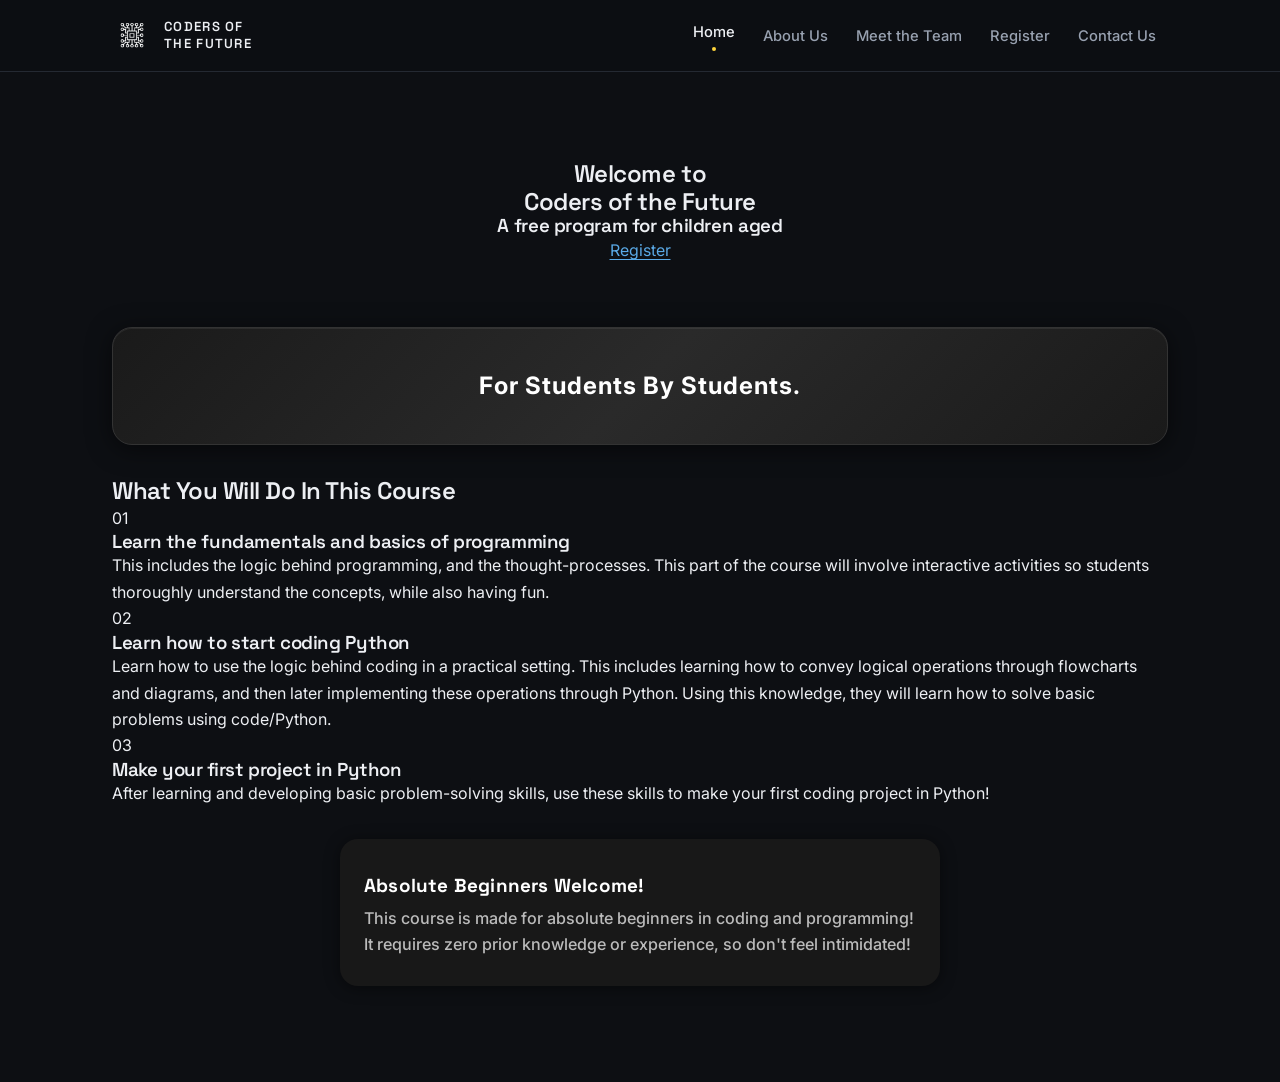
<file: index.html>
<!DOCTYPE html>
<html lang="en">
<head>
    <meta charset="UTF-8">
    <meta name="viewport" content="width=device-width, initial-scale=1.0">
    <title>Coders of the Future</title>
    <link rel="icon" type="image/png" href="favicon.png?v=2">
    <link rel="shortcut icon" type="image/png" href="favicon.png?v=2">
    <link rel="stylesheet" href="style.css">
    <style>
/* Test*/
.logo-link {
    display: inline-block;
}
.logo-img {
    transition: transform 0.3s cubic-bezier(.4,2,.6,1), box-shadow 0.2s;
    will-change: transform;
}
.logo-img:hover {
    transform: scale(1.12) rotate(-8deg);
    box-shadow: 0 4px 24px #e6e7e988;
    cursor: pointer;
}
.logo-img:active {
    transform: scale(0.96) rotate(-2deg);
}
.logo-img:not(:hover) {
    transform: none;
    box-shadow: none;
}
.course-highlight {
    margin: 32px auto 0 auto;
    max-width: 600px;
    background: linear-gradient(120deg, #232323 60%, #2c2c2c 100%);
    border: 2px solid #e6e7e9cc;
    border-radius: 20px;
    box-shadow: 0 4px 32px #000a, 0 1.5px 0 #fff2 inset;
    display: flex;
    align-items: flex-start;
    gap: 18px;
    padding: 32px 28px 28px 28px;
    position: relative;
    z-index: 2;
    animation: fadeInHighlight 1.1s cubic-bezier(.4,2,.6,1);
}
.highlight-icon {
    font-size: 2.2rem;
    color: #e6e7e9;
    margin-right: 10px;
    margin-top: 2px;
    filter: drop-shadow(0 0 8px #fff8);
    flex-shrink: 0;
}
.course-highlight h3 {
    margin: 0 0 10px 0;
    font-size: 1.3rem;
    font-weight: 800;
    color: #fff;
    letter-spacing: 0.5px;
}
.course-highlight p {
    margin: 0;
    color: #bbb;
    font-size: 1.08rem;
    font-weight: 500;
}
@keyframes fadeInHighlight {
    from { opacity: 0; transform: translateY(30px) scale(0.98); }
    to { opacity: 1; transform: none; }
}
@media (max-width: 700px) {
    .course-highlight {
        padding: 18px 8px 18px 8px;
        gap: 10px;
    }
    .highlight-icon {
        font-size: 1.5rem;
    }
    .course-highlight h3 {
        font-size: 1.05rem;
    }
    .course-highlight p {
        font-size: 0.98rem;
    }
}
.course-highlight-alt {
    margin: 32px auto 0 auto;
    max-width: 600px;
    background: #181818;
    border-radius: 18px;
    box-shadow: 0 2px 16px #0007;
    padding: 36px 24px 28px 24px;
    text-align: left;
    display: block;
    animation: fadeInHighlight 1.1s cubic-bezier(.4,2,.6,1);
    transition: box-shadow 0.2s, transform 0.15s;
}
.course-highlight-alt:hover {
    box-shadow: 0 6px 32px #000b;
    transform: translateY(-2px) scale(1.03);
}
.course-highlight-alt:not(:hover) {
    box-shadow: 0 2px 16px #0007;
    transform: none;
}
.course-highlight-alt h3 {
    margin: 0 0 10px 0;
    font-size: 1.18rem;
    font-weight: 700;
    color: #fff;
    letter-spacing: 0.2px;
}
.course-highlight-alt p {
    margin: 0;
    color: #bbb;
    font-size: 1.01rem;
    font-weight: 500;
    line-height: 1.6;
}
@media (max-width: 700px) {
    .course-highlight-alt {
        padding: 24px 10px 18px 10px;
    }
    .course-highlight-alt h3 {
        font-size: 1.05rem;
    }
    .course-highlight-alt p {
        font-size: 0.98rem;
    }
}
.fade-in-highlight {
    animation: fadeInHighlight 1.1s cubic-bezier(.4,2,.6,1);
}
.features-section {
    display: flex;
    justify-content: center;
    align-items: center;
    gap: 32px;
    margin: 64px 0 32px 0;
    flex-wrap: wrap;
}
.feature-card {
    background: linear-gradient(135deg, #1a1a1a 0%, #2a2a2a 50%, #1a1a1a 100%);
    color: #fff;
    font-size: 2rem;
    font-weight: 800;
    border-radius: 20px;
    border: 1px solid #333;
    box-shadow: 0 4px 24px #0008, 0 1px 0 #fff1 inset;
    padding: 38px 44px;
    text-align: center;
    min-width: 120px;
    transition: all 0.3s cubic-bezier(0.4, 0, 0.2, 1);
    letter-spacing: 1px;
    cursor: default;
    user-select: none;
    position: relative;
    overflow: hidden;
}
.feature-card::before {
    content: '';
    position: absolute;
    top: 0;
    left: -100%;
    width: 100%;
    height: 100%;
    background: linear-gradient(90deg, transparent, rgba(255,255,255,0.1), transparent);
    transition: left 0.5s;
}
.feature-card:hover::before {
    left: 100%;
}
.feature-card:hover {
    box-shadow: 0 8px 40px #000c, 0 2px 0 #fff2 inset;
    background: linear-gradient(135deg, #2a2a2a 0%, #3a3a3a 50%, #2a2a2a 100%);
    transform: translateY(-4px) scale(1.05);
    border-color: #444;
}
.feature-desc {
    font-size: 1rem;
    color: #bbb;
    font-weight: 400;
    margin-top: 10px;
    letter-spacing: 0.2px;
}
@media (max-width: 700px) {
    .features-section {
        gap: 14px;
    }
    .feature-card {
        font-size: 1.2rem;
        padding: 18px 18px;
        min-width: 80px;
    }
    .feature-desc {
        font-size: 0.92rem;
    }
}
</style>
</head>
<body>
    <header class="main-header">
        <div class="logo-nav">
            <div class="logo">
                <a href="index.html" class="logo-link"><img src="logo.png" alt="Logo" width="56" height="56" style="display:block;" class="logo-img" /></a>
                <span class="logo-text">CODERS OF<br>THE FUTURE</span>
            </div>
            <nav>
                <ul class="nav-list">
                    <li><a href="index.html" class="active">Home</a></li>
                    <li><a href="about.html">About Us</a></li>
                    <li><a href="meet the team.html">Meet the Team</a></li>
                    <li><a href="register.html">Register</a></li>
                    <li><a href="contact.html">Contact Us</a></li>
                </ul>
            </nav>
            <button class="mobile-menu-toggle" aria-label="Toggle mobile menu">
                <span></span>
                <span></span>
                <span></span>
            </button>
        </div>
    </header>
    
    <!-- Mobile Navigation Menu -->
    <div class="mobile-nav">
        <ul class="mobile-nav-list">
            <li><a href="index.html" class="active">Home</a></li>
            <li><a href="about.html">About Us</a></li>
            <li><a href="meet the team.html">Meet the Team</a></li>
            <li><a href="register.html">Register</a></li>
            <li><a href="contact.html">Contact Us</a></li>
        </ul>
    </div>
    <main class="main-content">
        <section class="hero-section">
            <div class="hero-text" style="text-align:center; margin: 0 auto;">
                <h1>Welcome to<br>Coders of the Future</h1>
                <h3 class="for-students" id="typewriter-text"></h3>
                <a href="register.html" class="register-btn" id="register-btn">Register</a>
            </div>
        </section>
        <section class="features-section">
            <div class="feature-card" style="width:100%;text-align:center;font-size:1.5rem;font-weight:700;letter-spacing:1px;">For Students By Students.</div>
        </section>
        <section class="course-section">
            <h2 class="course-title">What You Will Do In This Course</h2>
            <div class="course-steps">
                <div class="course-step fade-in-highlight">
                    <span class="step-number step1">01</span>
                    <h3>Learn the fundamentals and basics of programming</h3>
                    <p>This includes the logic behind programming, and the thought-processes. This part of the course will involve interactive activities so students thoroughly understand the concepts, while also having fun.</p>
                </div>
                <div class="course-step fade-in-highlight">
                    <span class="step-number step2">02</span>
                    <h3>Learn how to start coding Python</h3>
                    <p>Learn how to use the logic behind coding in a practical setting. This includes learning how to convey logical operations through flowcharts and diagrams, and then later implementing these operations through Python. Using this knowledge, they will learn how to solve basic problems using code/Python.</p>
                </div>
                <div class="course-step fade-in-highlight">
                    <span class="step-number step3">03</span>
                    <h3>Make your first project in Python</h3>
                    <p>After learning and developing basic problem-solving skills, use these skills to make your first coding project in Python!</p>
                </div>
            </div>
            <div class="course-highlight-alt fade-in-highlight">
                <h3>Absolute Beginners Welcome!</h3>
                <p>This course is made for absolute beginners in coding and programming! It requires zero prior knowledge or experience, so don't feel intimidated!</p>
            </div>
        </section>
    </main>
    <!-- Footer will be loaded dynamically -->
    <script src="script.js"></script>
</body>
</html>
</file>
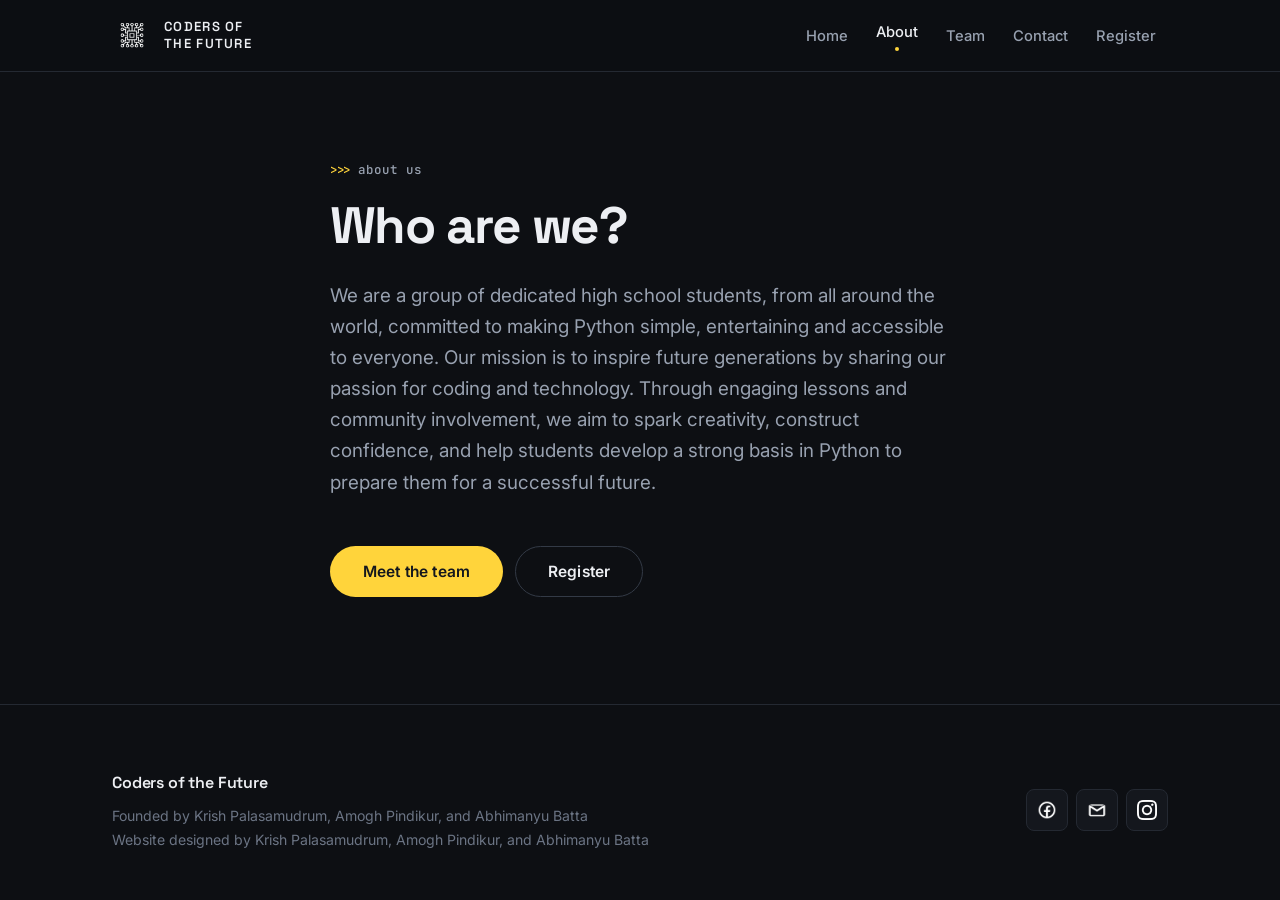
<file: about.html>
<!DOCTYPE html>
<html lang="en">
<head>
    <meta charset="UTF-8">
    <meta name="viewport" content="width=device-width, initial-scale=1.0">
    <title>About Us - Coders of the Future</title>
    <meta name="description" content="Who we are: high school students making Python simple, entertaining and accessible to everyone.">
    <link rel="icon" type="image/png" href="favicon.png?v=2">
    <link rel="shortcut icon" type="image/png" href="favicon.png?v=2">
    <link rel="stylesheet" href="style.css?v=5">
</head>
<body>
    <header class="main-header">
        <div class="logo-nav">
            <a href="/home" class="logo">
                <img src="logo.png" alt="" width="40" height="40" class="logo-img">
                <span class="logo-text">Coders of<br>the Future</span>
            </a>
            <nav aria-label="Main">
                <ul class="nav-list">
                    <li><a href="/home">Home</a></li>
                    <li><a href="/about" class="active" aria-current="page">About</a></li>
                    <li><a href="/meettheteam">Team</a></li>
                    <li><a href="/contact">Contact</a></li>
                    <li><a href="/register">Register</a></li>
                </ul>
            </nav>
            <button class="mobile-menu-toggle" aria-label="Open menu" aria-expanded="false" aria-controls="mobile-nav">
                <span></span>
                <span></span>
                <span></span>
            </button>
        </div>
    </header>

    <div class="mobile-nav" id="mobile-nav">
        <ul class="mobile-nav-list">
            <li><a href="/home">Home</a></li>
            <li><a href="/about" class="active" aria-current="page">About</a></li>
            <li><a href="/meettheteam">Team</a></li>
            <li><a href="/contact">Contact</a></li>
            <li><a href="/register">Register</a></li>
        </ul>
    </div>

    <main class="main-content page-content">
        <section class="about-center">
            <p class="eyebrow">about us</p>
            <h1 class="about-title">Who are we?</h1>
            <p class="about-desc">
                We are a group of dedicated high school students, from all around the world, committed to making Python simple, entertaining and accessible to everyone. Our mission is to inspire future generations by sharing our passion for coding and technology. Through engaging lessons and community involvement, we aim to spark creativity, construct confidence, and help students develop a strong basis in Python to prepare them for a successful future.
            </p>
            <div class="btn-row">
                <a href="/meettheteam" class="btn btn--primary">Meet the team</a>
                <a href="/register" class="btn btn--ghost">Register</a>
            </div>
        </section>
    </main>


    <footer class="site-footer">
        <div class="footer-content">
            <div class="footer-text">
                <strong>Coders of the Future</strong>
                Founded by Krish Palasamudrum, Amogh Pindikur, and Abhimanyu Batta<br>
                Website designed by Krish Palasamudrum, Amogh Pindikur, and Abhimanyu Batta
            </div>
            <div class="footer-icons">
                <a href="/contact" class="footer-icon" aria-label="Contact us on Facebook"><img src="facebooklogo.png" alt="" width="20" height="20"></a>
                <a href="/contact" class="footer-icon" aria-label="Contact us by email"><img src="gmaillogo.png" alt="" width="20" height="20"></a>
                <a href="/contact" class="footer-icon" aria-label="Contact us on Instagram"><img src="instagramlogo.png" alt="" width="20" height="20"></a>
            </div>
        </div>
    </footer>

    <script src="script.js?v=4"></script>
</body>
</html>
</file>
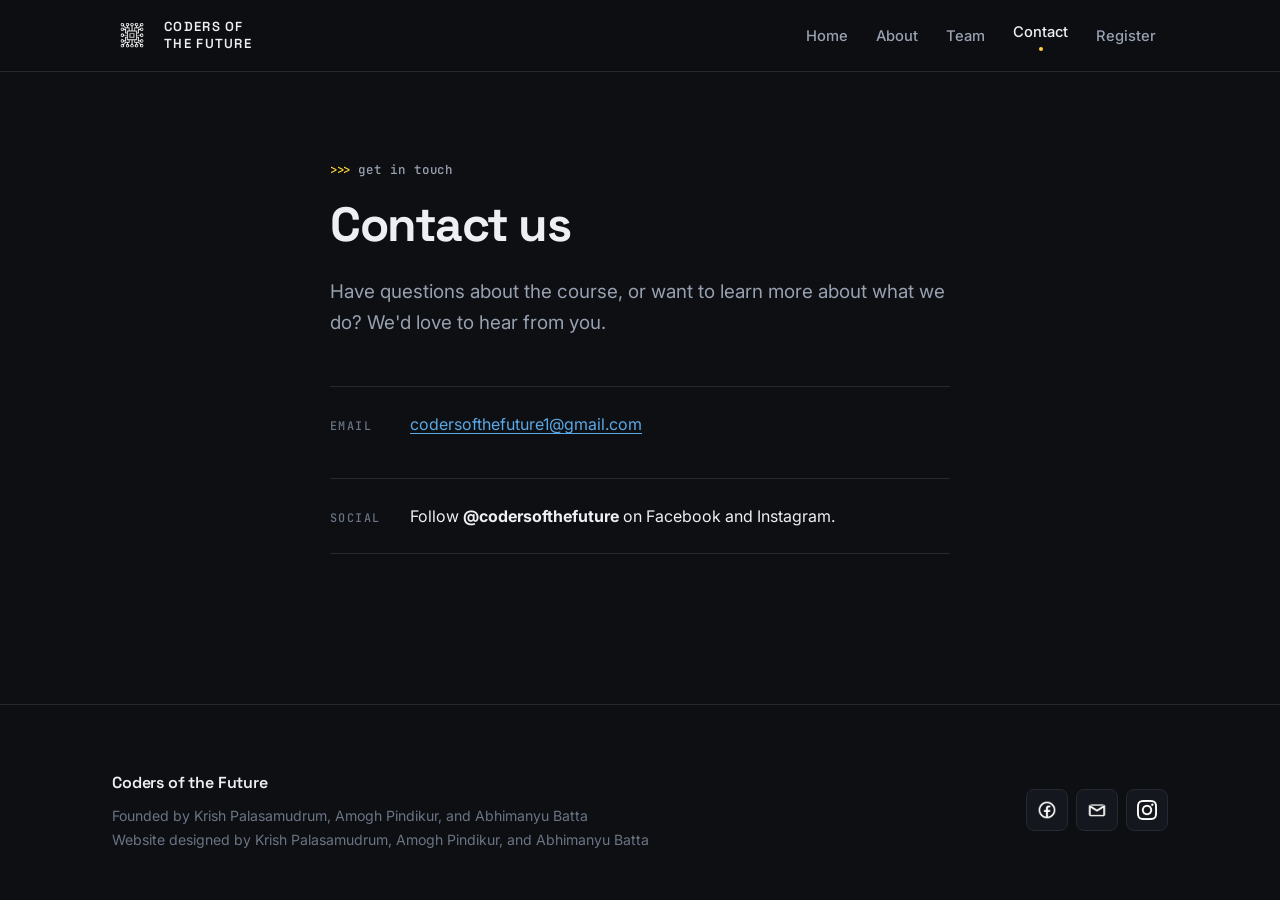
<file: contact.html>
<!DOCTYPE html>
<html lang="en">
<head>
    <meta charset="UTF-8">
    <meta name="viewport" content="width=device-width, initial-scale=1.0">
    <title>Contact Us - Coders of the Future</title>
    <meta name="description" content="Get in touch with Coders of the Future by email or social media.">
    <link rel="icon" type="image/png" href="favicon.png?v=2">
    <link rel="shortcut icon" type="image/png" href="favicon.png?v=2">
    <link rel="stylesheet" href="style.css?v=5">
</head>
<body>
    <header class="main-header">
        <div class="logo-nav">
            <a href="/home" class="logo">
                <img src="logo.png" alt="" width="40" height="40" class="logo-img">
                <span class="logo-text">Coders of<br>the Future</span>
            </a>
            <nav aria-label="Main">
                <ul class="nav-list">
                    <li><a href="/home">Home</a></li>
                    <li><a href="/about">About</a></li>
                    <li><a href="/meettheteam">Team</a></li>
                    <li><a href="/contact" class="active" aria-current="page">Contact</a></li>
                    <li><a href="/register">Register</a></li>
                </ul>
            </nav>
            <button class="mobile-menu-toggle" aria-label="Open menu" aria-expanded="false" aria-controls="mobile-nav">
                <span></span>
                <span></span>
                <span></span>
            </button>
        </div>
    </header>

    <div class="mobile-nav" id="mobile-nav">
        <ul class="mobile-nav-list">
            <li><a href="/home">Home</a></li>
            <li><a href="/about">About</a></li>
            <li><a href="/meettheteam">Team</a></li>
            <li><a href="/contact" class="active" aria-current="page">Contact</a></li>
            <li><a href="/register">Register</a></li>
        </ul>
    </div>

    <main class="main-content page-content">
        <section class="contact-layout">
            <p class="eyebrow">get in touch</p>
            <h1 class="contact-title">Contact us</h1>
            <p class="contact-desc">
                Have questions about the course, or want to learn more about what we do?
                We'd love to hear from you.
            </p>

            <div class="contact-list">
                <div class="contact-item">
                    <h2>Email</h2>
                    <p><a href="mailto:codersofthefuture1@gmail.com">codersofthefuture1@gmail.com</a></p>
                </div>
                <div class="contact-item">
                    <h2>Social</h2>
                    <p>Follow <strong>@codersofthefuture</strong> on Facebook and Instagram.</p>
                </div>
            </div>
        </section>
    </main>


    <footer class="site-footer">
        <div class="footer-content">
            <div class="footer-text">
                <strong>Coders of the Future</strong>
                Founded by Krish Palasamudrum, Amogh Pindikur, and Abhimanyu Batta<br>
                Website designed by Krish Palasamudrum, Amogh Pindikur, and Abhimanyu Batta
            </div>
            <div class="footer-icons">
                <a href="/contact" class="footer-icon" aria-label="Contact us on Facebook"><img src="facebooklogo.png" alt="" width="20" height="20"></a>
                <a href="/contact" class="footer-icon" aria-label="Contact us by email"><img src="gmaillogo.png" alt="" width="20" height="20"></a>
                <a href="/contact" class="footer-icon" aria-label="Contact us on Instagram"><img src="instagramlogo.png" alt="" width="20" height="20"></a>
            </div>
        </div>
    </footer>

    <script src="script.js?v=4"></script>
</body>
</html>
</file>
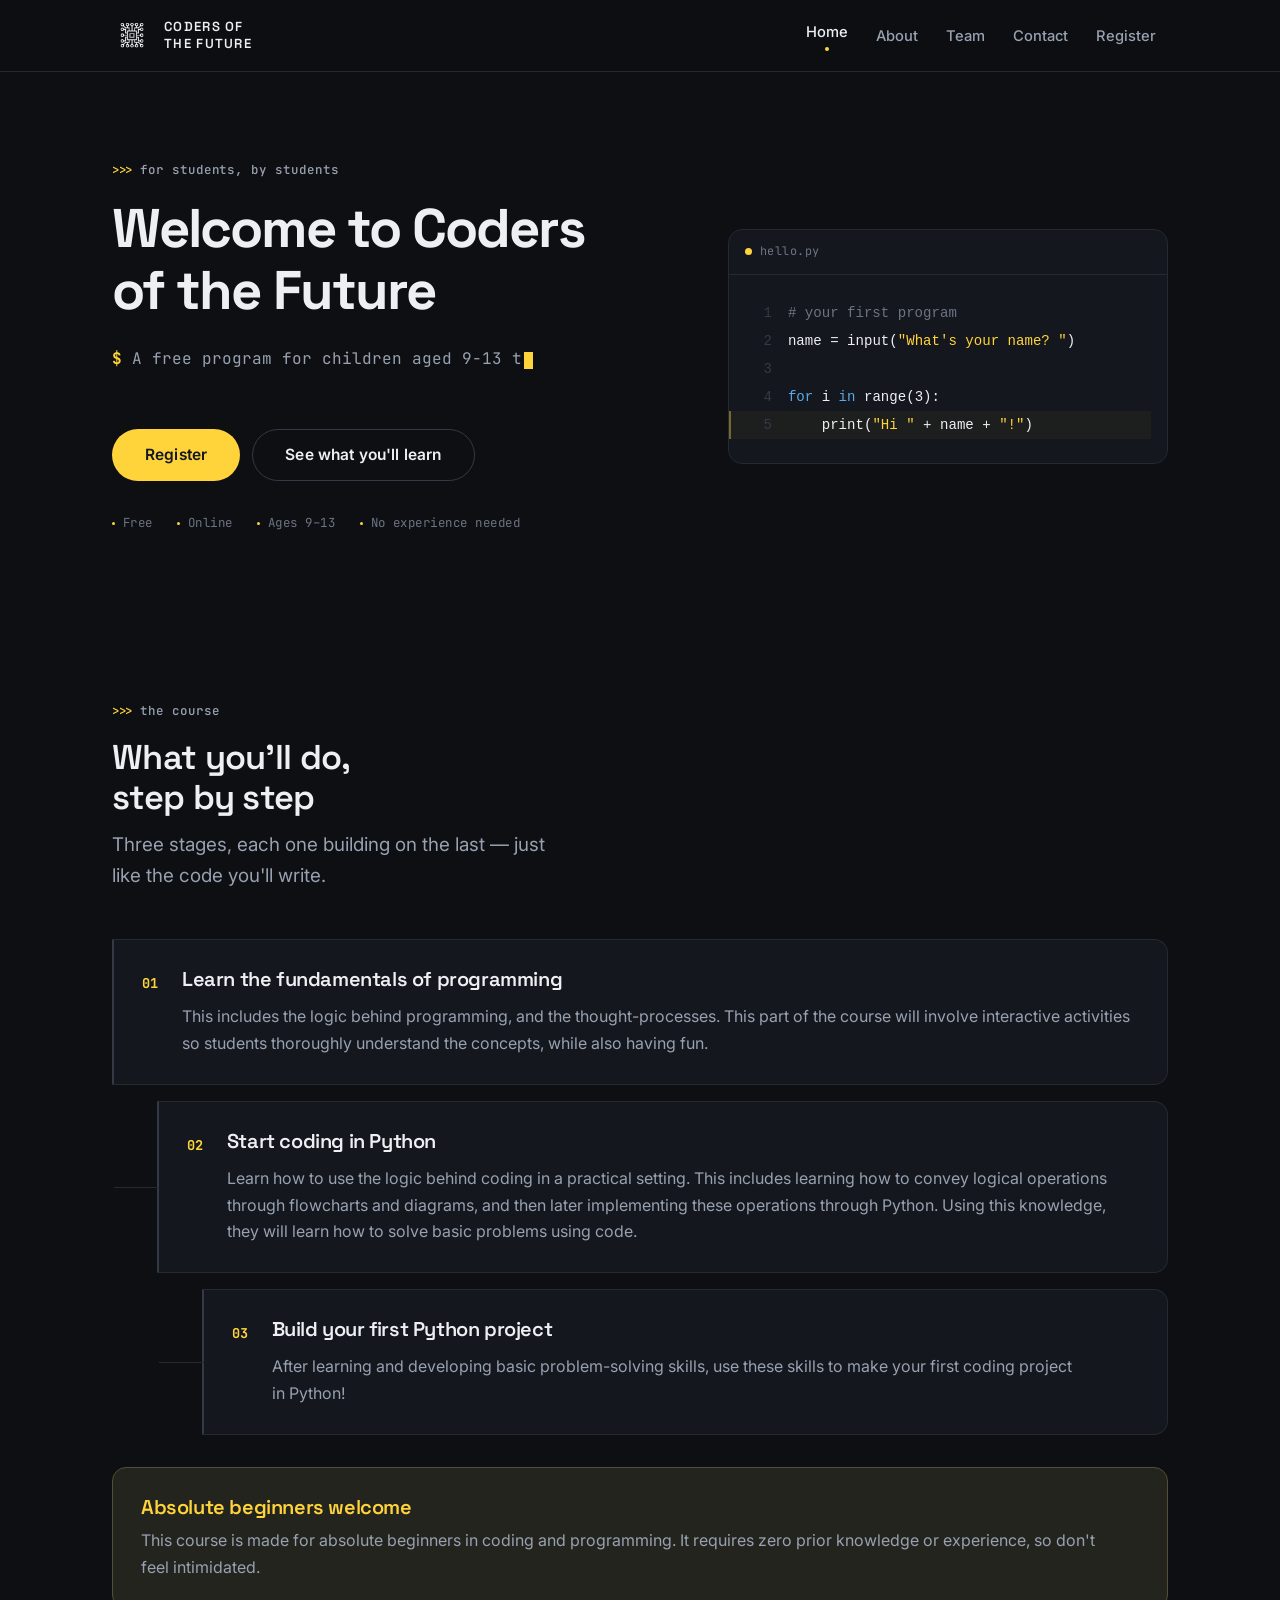
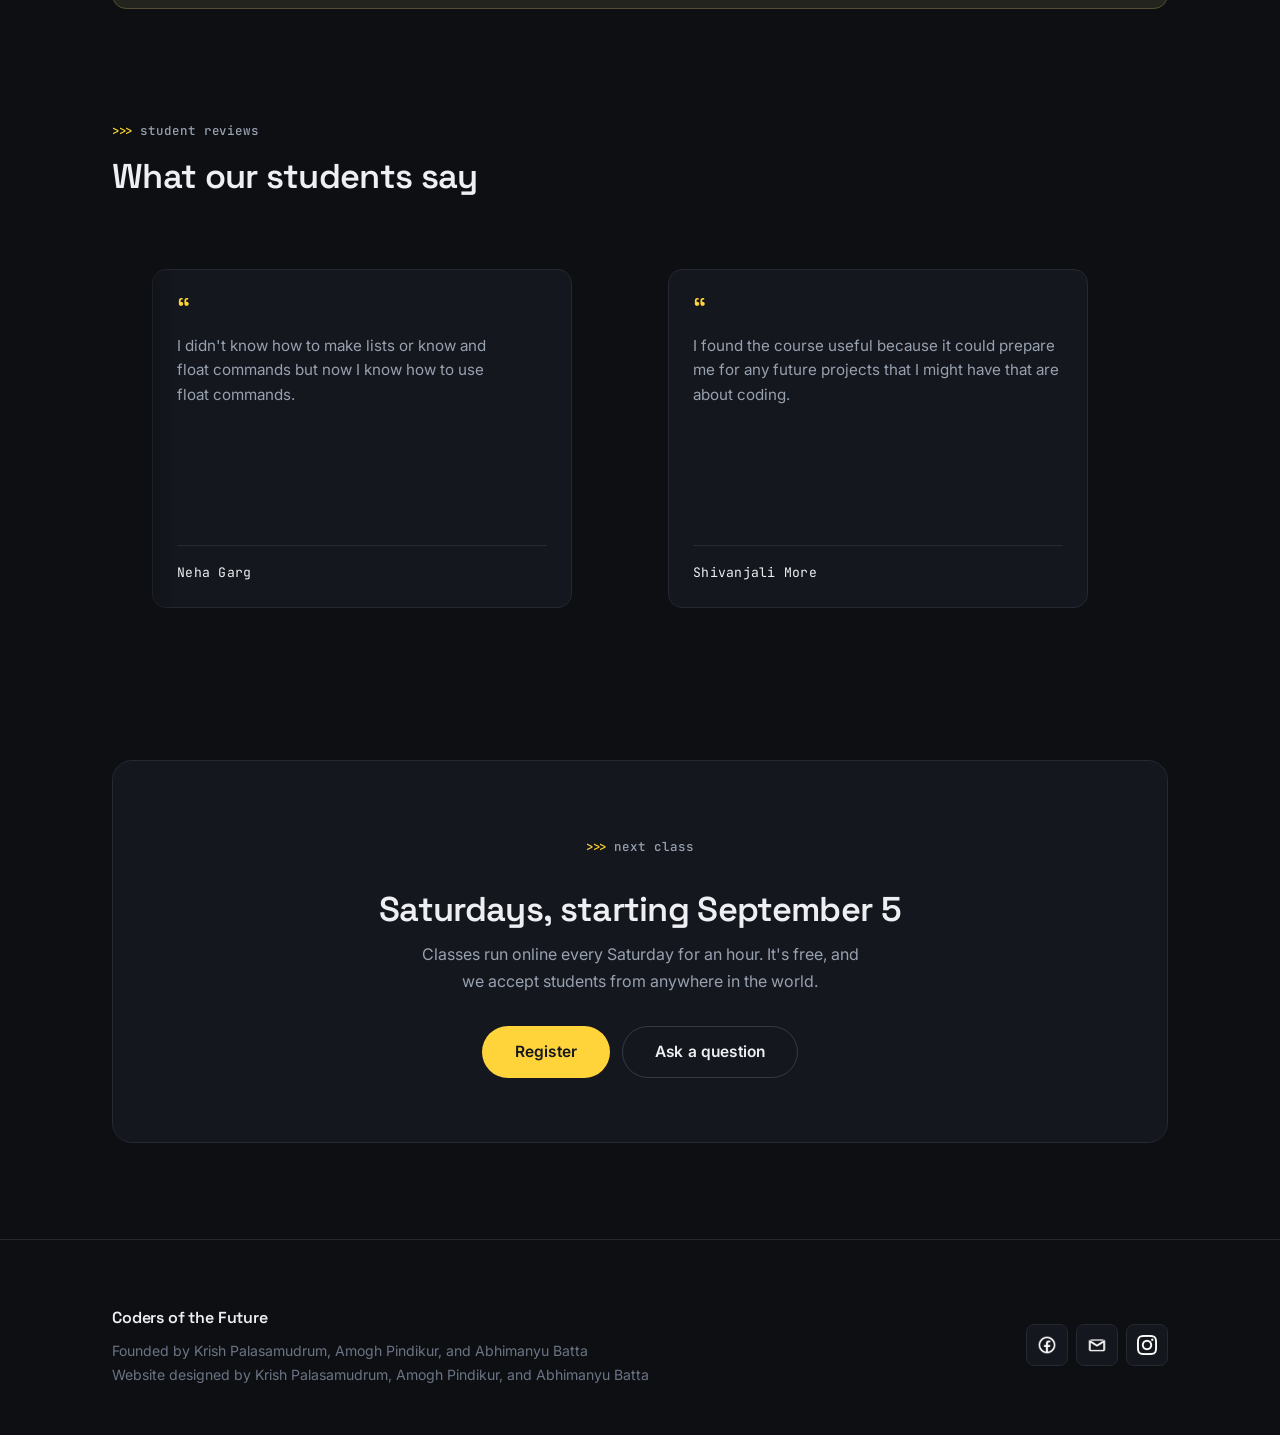
<file: home.html>
<!DOCTYPE html>
<html lang="en">
<head>
    <meta charset="UTF-8">
    <meta name="viewport" content="width=device-width, initial-scale=1.0">
    <title>Coders of the Future</title>
    <meta name="description" content="A free online Python course for students aged 9-13, taught by high school students.">
    <link rel="icon" type="image/png" href="favicon.png?v=2">
    <link rel="shortcut icon" type="image/png" href="favicon.png?v=2">
    <link rel="stylesheet" href="style.css?v=5">
</head>
<body>
    <header class="main-header">
        <div class="logo-nav">
            <a href="/home" class="logo">
                <img src="logo.png" alt="" width="40" height="40" class="logo-img">
                <span class="logo-text">Coders of<br>the Future</span>
            </a>
            <nav aria-label="Main">
                <ul class="nav-list">
                    <li><a href="/home" class="active" aria-current="page">Home</a></li>
                    <li><a href="/about">About</a></li>
                    <li><a href="/meettheteam">Team</a></li>
                    <li><a href="/contact">Contact</a></li>
                    <li><a href="/register">Register</a></li>
                </ul>
            </nav>
            <button class="mobile-menu-toggle" aria-label="Open menu" aria-expanded="false" aria-controls="mobile-nav">
                <span></span>
                <span></span>
                <span></span>
            </button>
        </div>
    </header>

    <div class="mobile-nav" id="mobile-nav">
        <ul class="mobile-nav-list">
            <li><a href="/home" class="active" aria-current="page">Home</a></li>
            <li><a href="/about">About</a></li>
            <li><a href="/meettheteam">Team</a></li>
            <li><a href="/contact">Contact</a></li>
            <li><a href="/register">Register</a></li>
        </ul>
    </div>

    <main class="main-content page-content">
        <section class="hero">
            <div>
                <p class="eyebrow">for students, by students</p>
                <h1 class="hero-title">Welcome to Coders of the Future</h1>
                <p class="hero-terminal"><span id="typewriter-text"></span><span class="caret" aria-hidden="true"></span></p>
                <div class="btn-row">
                    <a href="/register" class="btn btn--primary" id="register-btn">Register</a>
                    <a href="#course" class="btn btn--ghost">See what you'll learn</a>
                </div>
                <p class="hero-meta">
                    <span>Free</span>
                    <span>Online</span>
                    <span>Ages 9&ndash;13</span>
                    <span>No experience needed</span>
                </p>
            </div>

            <div class="code-pane" aria-hidden="true">
                <div class="code-pane-bar">hello.py</div>
                <pre><code><span class="ln"><span class="tok-comment"># your first program</span></span><span class="ln">name = <span class="tok-fn">input</span>(<span class="tok-str">"What's your name? "</span>)</span><span class="ln"></span><span class="ln"><span class="tok-key">for</span> i <span class="tok-key">in</span> <span class="tok-fn">range</span>(3):</span><span class="ln ln--indented">    <span class="tok-fn">print</span>(<span class="tok-str">"Hi "</span> + name + <span class="tok-str">"!"</span>)</span></code></pre>
            </div>
        </section>

        <section class="section" id="course">
            <div class="section-head">
                <p class="eyebrow">the course</p>
                <h2 class="section-title">What you'll do, step by step</h2>
                <p class="section-sub">Three stages, each one building on the last &mdash; just like the code you'll write.</p>
            </div>

            <ol class="steps">
                <li class="step" style="--depth:0">
                    <span class="step-marker">01</span>
                    <div>
                        <h3>Learn the fundamentals of programming</h3>
                        <p>This includes the logic behind programming, and the thought-processes. This part of the course will involve interactive activities so students thoroughly understand the concepts, while also having fun.</p>
                    </div>
                </li>
                <li class="step" style="--depth:1">
                    <span class="step-marker">02</span>
                    <div>
                        <h3>Start coding in Python</h3>
                        <p>Learn how to use the logic behind coding in a practical setting. This includes learning how to convey logical operations through flowcharts and diagrams, and then later implementing these operations through Python. Using this knowledge, they will learn how to solve basic problems using code.</p>
                    </div>
                </li>
                <li class="step" style="--depth:2">
                    <span class="step-marker">03</span>
                    <div>
                        <h3>Build your first Python project</h3>
                        <p>After learning and developing basic problem-solving skills, use these skills to make your first coding project in Python!</p>
                    </div>
                </li>
            </ol>

            <div class="beginner-note">
                <h3>Absolute beginners welcome</h3>
                <p>This course is made for absolute beginners in coding and programming. It requires zero prior knowledge or experience, so don't feel intimidated.</p>
            </div>
        </section>

        <section class="reviews-section">
            <div class="section-head">
                <p class="eyebrow">student reviews</p>
                <h2 class="section-title">What our students say</h2>
            </div>
            <div class="reviews-marquee">
                <div class="reviews-track">
                    <figure class="review-card">
                        <p class="review-text">I didn't know how to make lists or know and float commands but now I know how to use float commands.</p>
                        <figcaption class="review-author">Neha Garg</figcaption>
                    </figure>
                    <figure class="review-card">
                        <p class="review-text">I found the course useful because it could prepare me for any future projects that I might have that are about coding.</p>
                        <figcaption class="review-author">Shivanjali More</figcaption>
                    </figure>
                    <figure class="review-card">
                        <p class="review-text">Personally, my favourite part of the course was actually the active learning process at the end, since it engaged me to execute the programs or concepts of what I had learnt while the class was going on. This course requires very little mentoring, since it has already been able to teach complicated concepts within a short span of time and also ensuring constant interaction with the students.</p>
                        <figcaption class="review-author">Guruprasad Aswatha</figcaption>
                    </figure>
                    <figure class="review-card">
                        <p class="review-text">This course helped me reignite my curiosity for the language and improve my previous knowledge. A great aspect of this class is your readiness to clear our never ending list of doubts, and easygoing attitude that helped the class stay lively and focused as well.</p>
                        <figcaption class="review-author">Arshiya</figcaption>
                    </figure>
                </div>
            </div>
        </section>

        <section class="cta-panel">
            <p class="eyebrow">next class</p>
            <h2>Saturdays, starting September 5</h2>
            <p>Classes run online every Saturday for an hour. It's free, and we accept students from anywhere in the world.</p>
            <div class="btn-row">
                <a href="/register" class="btn btn--primary">Register</a>
                <a href="/contact" class="btn btn--ghost">Ask a question</a>
            </div>
        </section>
    </main>


    <footer class="site-footer">
        <div class="footer-content">
            <div class="footer-text">
                <strong>Coders of the Future</strong>
                Founded by Krish Palasamudrum, Amogh Pindikur, and Abhimanyu Batta<br>
                Website designed by Krish Palasamudrum, Amogh Pindikur, and Abhimanyu Batta
            </div>
            <div class="footer-icons">
                <a href="/contact" class="footer-icon" aria-label="Contact us on Facebook"><img src="facebooklogo.png" alt="" width="20" height="20"></a>
                <a href="/contact" class="footer-icon" aria-label="Contact us by email"><img src="gmaillogo.png" alt="" width="20" height="20"></a>
                <a href="/contact" class="footer-icon" aria-label="Contact us on Instagram"><img src="instagramlogo.png" alt="" width="20" height="20"></a>
            </div>
        </div>
    </footer>

    <script src="script.js?v=4"></script>
</body>
</html>
</file>
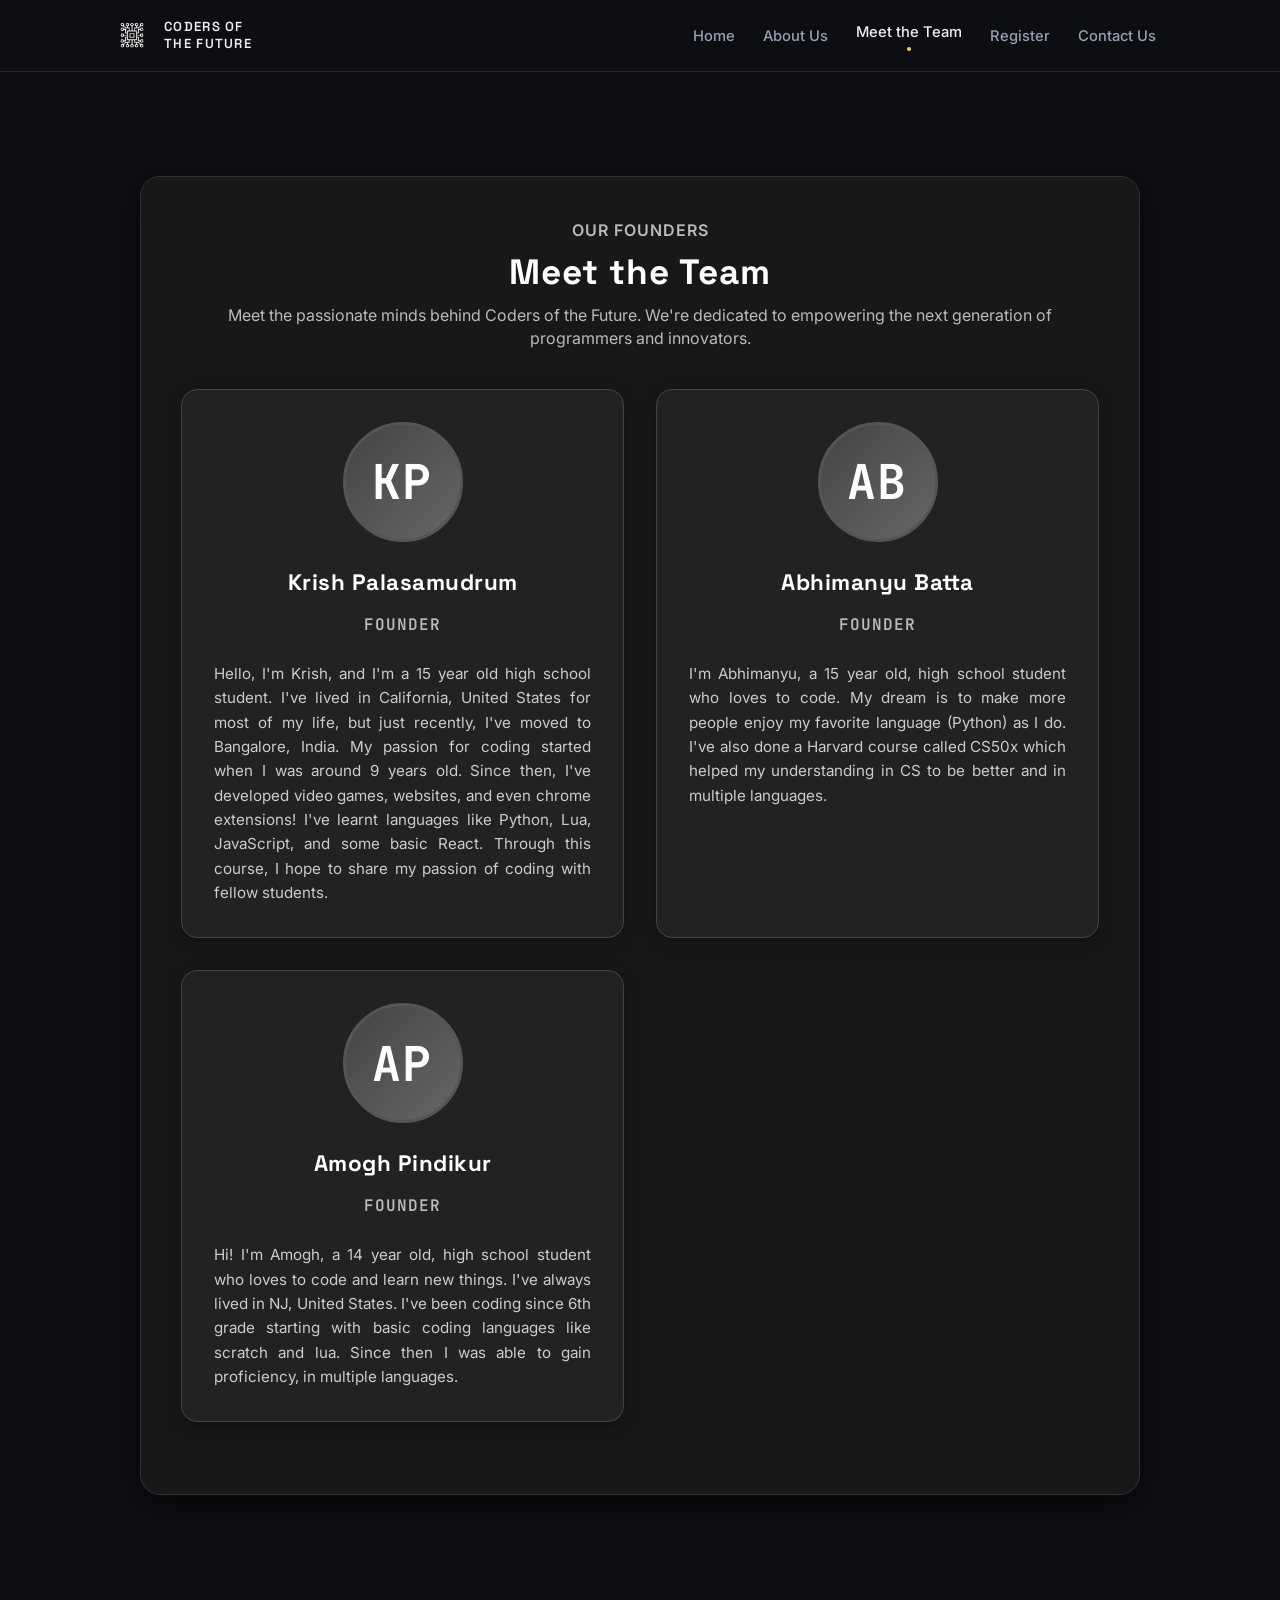
<file: meet the team.html>
<!DOCTYPE html>
<html lang="en">
<head>
    <meta charset="UTF-8">
    <meta name="viewport" content="width=device-width, initial-scale=1.0">
    <title>Meet the Team - Coders of the Future</title>
    <link rel="icon" type="image/png" href="favicon.png?v=2">
    <link rel="shortcut icon" type="image/png" href="favicon.png?v=2">
    <link rel="stylesheet" href="style.css">
    <style>
        .logo-link {
            display: inline-block;
        }
        .logo-img {
            transition: transform 0.3s cubic-bezier(.4,2,.6,1), box-shadow 0.2s;
            will-change: transform;
        }
        .logo-img:hover {
            transform: scale(1.12) rotate(-8deg);
            box-shadow: 0 4px 24px #e6e7e988;
            cursor: pointer;
        }
        .logo-img:active {
            transform: scale(0.96) rotate(-2deg);
        }

        /* Team page specific styles */
        .team-section {
            display: flex;
            justify-content: center;
            align-items: center;
            min-height: 60vh;
            padding: 16px 0;
        }
        .team-center {
            max-width: 1000px;
            margin: 0 auto;
            text-align: center;
            color: #fff;
            background: #181818;
            border-radius: 20px;
            border: 1px solid #333;
            box-shadow: 0 8px 32px #000a;
            padding: 40px 40px;
        }
        .team-label {
            font-size: 1rem;
            font-weight: 600;
            letter-spacing: 1px;
            color: #bbb;
            margin-bottom: 8px;
        }
        .team-title {
            font-size: 2.2rem;
            font-weight: 800;
            letter-spacing: 1px;
            margin: 0 0 12px 0;
            color: #fff;
        }
        .team-desc {
            font-size: 1rem;
            color: #bbb;
            font-weight: 400;
            margin-bottom: 40px;
            line-height: 1.4;
        }
        .team-grid {
            display: grid;
            grid-template-columns: repeat(auto-fit, minmax(320px, 1fr));
            gap: 32px;
            margin-bottom: 32px;
        }
        .team-member {
            background: #222;
            border: 1px solid #444;
            border-radius: 16px;
            padding: 32px 32px;
            box-shadow: 0 4px 16px #0005;
            transition: all 0.3s ease;
            position: relative;
            overflow: hidden;
        }
        .team-member:hover {
            background: #2a2a2a;
            border-color: #555;
            transform: translateY(-4px);
            box-shadow: 0 8px 32px #0008;
        }

        .member-name {
            font-size: 1.4rem;
            font-weight: 700;
            margin: 0 0 8px 0;
            color: #fff;
            letter-spacing: 0.5px;
        }
        .member-role {
            font-size: 1rem;
            color: #bbb;
            margin: 0 0 16px 0;
            font-weight: 600;
            text-transform: uppercase;
            letter-spacing: 1px;
        }
        .member-desc {
            font-size: 0.95rem;
            color: #ccc;
            margin: 0;
            line-height: 1.6;
            font-weight: 400;
            text-align: justify;
        }
        .member-photo {
            width: 120px;
            height: 120px;
            border-radius: 50%;
            margin: 0 auto 20px;
            background: linear-gradient(135deg, #444, #666);
            display: flex;
            align-items: center;
            justify-content: center;
            font-size: 3rem;
            color: #fff;
            font-weight: 700;
            border: 3px solid #555;
            transition: all 0.3s ease;
            position: relative;
        }
        .member-photo::before {
            content: '';
            position: absolute;
            top: -2px;
            left: -2px;
            right: -2px;
            bottom: -2px;
            background: linear-gradient(45deg, #fff, #bbb, #fff);
            border-radius: 50%;
            z-index: -1;
            opacity: 0;
            transition: opacity 0.3s ease;
        }
        .team-member:hover .member-photo::before {
            opacity: 1;
        }

        /* Page loading animation */
        .page-content {
            opacity: 0;
            transform: translateY(30px);
            animation: fadeInPage 0.8s cubic-bezier(0.4, 0, 0.2, 1) forwards;
        }
        @keyframes fadeInPage {
            to {
                opacity: 1;
                transform: translateY(0);
            }
        }

        /* Responsive design */
        @media (max-width: 900px) {
            .team-grid {
                grid-template-columns: repeat(auto-fit, minmax(280px, 1fr));
                gap: 28px;
            }
        }
        @media (max-width: 700px) {
            .team-section {
                padding: 16px 0;
            }
            .team-center {
                padding: 32px 20px;
                margin: 0 16px;
            }
            .team-title {
                font-size: 1.8rem;
            }
            .team-grid {
                grid-template-columns: 1fr;
                gap: 24px;
            }
            .team-member {
                padding: 24px 20px;
            }
            .member-photo {
                width: 100px;
                height: 100px;
                font-size: 2.5rem;
            }
        }
    </style>
</head>
<body>
    <header class="main-header">
        <div class="logo-nav">
            <div class="logo">
                <a href="index.html" class="logo-link"><img src="logo.png" alt="Logo" width="56" height="56" style="display:block;" class="logo-img" /></a>
                <span class="logo-text">CODERS OF<br>THE FUTURE</span>
            </div>
            <nav>
                <ul class="nav-list">
                    <li><a href="index.html">Home</a></li>
                    <li><a href="about.html">About Us</a></li>
                    <li><a href="meet the team.html" class="active">Meet the Team</a></li>
                    <li><a href="register.html">Register</a></li>
                    <li><a href="contact.html">Contact Us</a></li>
                </ul>
            </nav>
            <button class="mobile-menu-toggle" aria-label="Toggle mobile menu">
                <span></span>
                <span></span>
                <span></span>
            </button>
        </div>
    </header>
    
    <!-- Mobile Navigation Menu -->
    <div class="mobile-nav">
        <ul class="mobile-nav-list">
            <li><a href="index.html">Home</a></li>
            <li><a href="about.html">About Us</a></li>
            <li><a href="meet the team.html" class="active">Meet the Team</a></li>
            <li><a href="register.html">Register</a></li>
            <li><a href="contact.html">Contact Us</a></li>
        </ul>
    </div>
    <main class="main-content page-content">
        <section class="team-section">
            <div class="team-center">
                <div class="team-label">OUR FOUNDERS</div>
                <h1 class="team-title">Meet the Team</h1>
                <p class="team-desc">
                    Meet the passionate minds behind Coders of the Future. We're dedicated to empowering 
                    the next generation of programmers and innovators.
                </p>
                <div class="team-grid">
                    <div class="team-member">
                        <div class="member-photo">KP</div>
                        <h3 class="member-name">Krish Palasamudrum</h3>
                        <p class="member-role">Founder</p>
                        <p class="member-desc">
                            Hello, I'm Krish, and I'm a 15 year old high school student. I've lived in California, United States for most of my life, but just recently, I've moved to Bangalore, India. My passion for coding started when I was around 9 years old. Since then, I've developed video games, websites, and even chrome extensions! I've learnt languages like Python, Lua, JavaScript, and some basic React. Through this course, I hope to share my passion of coding with fellow students.
                        </p>
                    </div>
                    <div class="team-member">
                        <div class="member-photo">AB</div>
                        <h3 class="member-name">Abhimanyu Batta</h3>
                        <p class="member-role">Founder</p>
                        <p class="member-desc">
                            I'm Abhimanyu, a 15 year old, high school student who loves to code. My dream is to make more people enjoy my favorite language (Python) as I do. I've also done a Harvard course called CS50x which helped my understanding in CS to be better and in multiple languages.
                        </p>
                    </div>
                    <div class="team-member">
                        <div class="member-photo">AP</div>
                        <h3 class="member-name">Amogh Pindikur</h3>
                        <p class="member-role">Founder</p>
                        <p class="member-desc">
                            Hi! I'm Amogh, a 14 year old, high school student who loves to code and learn new things. I've always lived in NJ, United States. I've been coding since 6th grade starting with basic coding languages like scratch and lua. Since then I was able to gain proficiency, in multiple languages.
                    </div>
                </div>
            </div>
        </section>
    </main>
    <!-- Footer will be loaded dynamically -->
    <script src="script.js"></script>
</body>
</html>
</file>
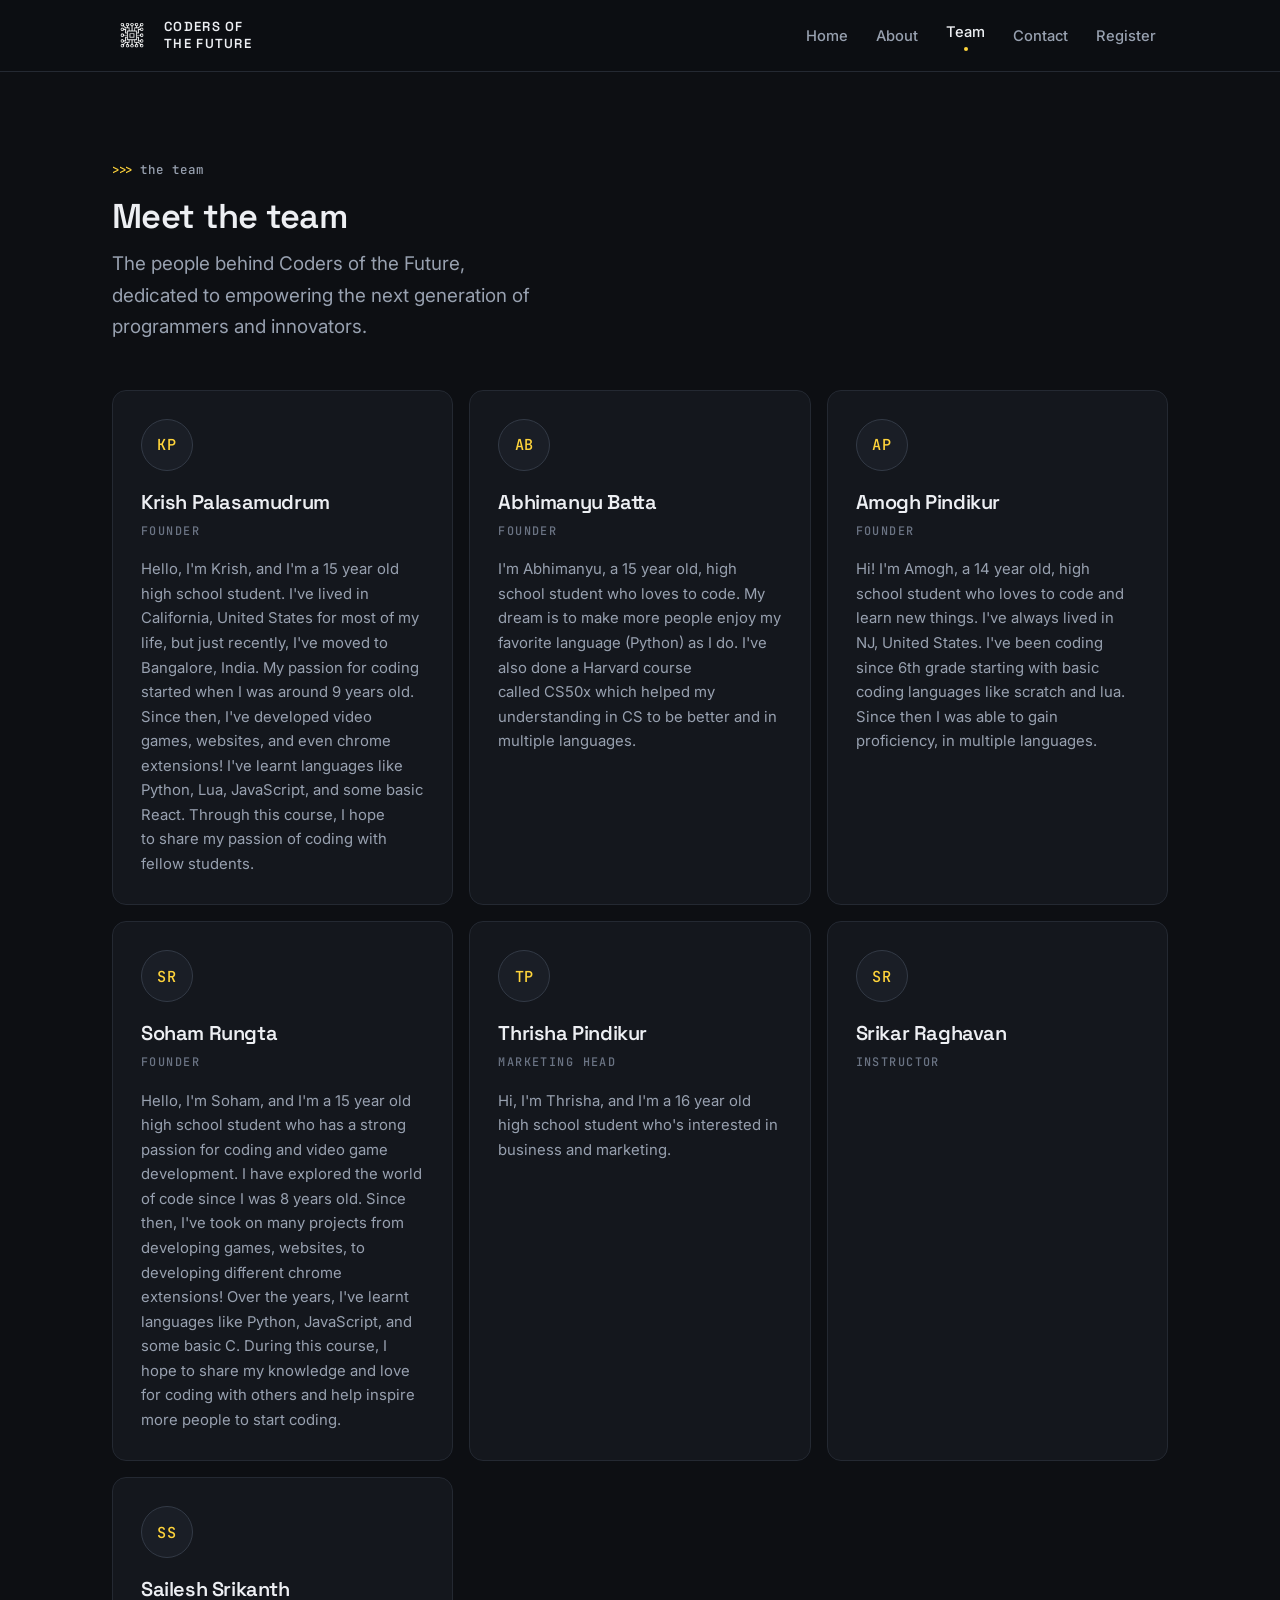
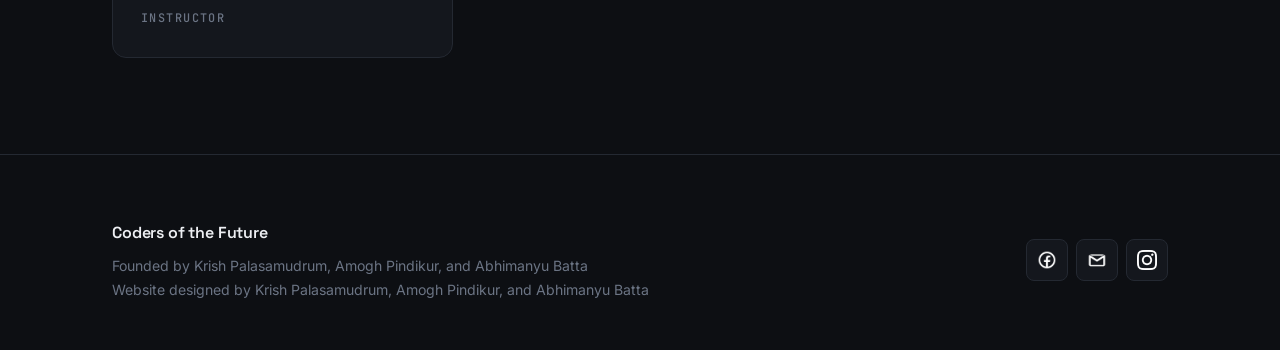
<file: meettheteam.html>
<!DOCTYPE html>
<html lang="en">
<head>
    <meta charset="UTF-8">
    <meta name="viewport" content="width=device-width, initial-scale=1.0">
    <title>Meet the Team - Coders of the Future</title>
    <meta name="description" content="The founders, instructors and team behind Coders of the Future.">
    <link rel="icon" type="image/png" href="favicon.png?v=2">
    <link rel="shortcut icon" type="image/png" href="favicon.png?v=2">
    <link rel="stylesheet" href="style.css?v=5">
</head>
<body>
    <header class="main-header">
        <div class="logo-nav">
            <a href="/home" class="logo">
                <img src="logo.png" alt="" width="40" height="40" class="logo-img">
                <span class="logo-text">Coders of<br>the Future</span>
            </a>
            <nav aria-label="Main">
                <ul class="nav-list">
                    <li><a href="/home">Home</a></li>
                    <li><a href="/about">About</a></li>
                    <li><a href="/meettheteam" class="active" aria-current="page">Team</a></li>
                    <li><a href="/contact">Contact</a></li>
                    <li><a href="/register">Register</a></li>
                </ul>
            </nav>
            <button class="mobile-menu-toggle" aria-label="Open menu" aria-expanded="false" aria-controls="mobile-nav">
                <span></span>
                <span></span>
                <span></span>
            </button>
        </div>
    </header>

    <div class="mobile-nav" id="mobile-nav">
        <ul class="mobile-nav-list">
            <li><a href="/home">Home</a></li>
            <li><a href="/about">About</a></li>
            <li><a href="/meettheteam" class="active" aria-current="page">Team</a></li>
            <li><a href="/contact">Contact</a></li>
            <li><a href="/register">Register</a></li>
        </ul>
    </div>

    <main class="main-content page-content">
        <div class="section-head">
            <p class="eyebrow">the team</p>
            <h1 class="section-title">Meet the team</h1>
            <p class="section-sub">The people behind Coders of the Future, dedicated to empowering the next generation of programmers and innovators.</p>
        </div>

        <div class="team-grid">
            <article class="team-member">
                <div class="member-photo" aria-hidden="true">KP</div>
                <h2 class="member-name">Krish Palasamudrum</h2>
                <p class="member-role">Founder</p>
                <p class="member-desc">
                    Hello, I'm Krish, and I'm a 15 year old high school student. I've lived in California, United States for most of my life, but just recently, I've moved to Bangalore, India. My passion for coding started when I was around 9 years old. Since then, I've developed video games, websites, and even chrome extensions! I've learnt languages like Python, Lua, JavaScript, and some basic React. Through this course, I hope to share my passion of coding with fellow students.
                </p>
            </article>
            <article class="team-member">
                <div class="member-photo" aria-hidden="true">AB</div>
                <h2 class="member-name">Abhimanyu Batta</h2>
                <p class="member-role">Founder</p>
                <p class="member-desc">
                    I'm Abhimanyu, a 15 year old, high school student who loves to code. My dream is to make more people enjoy my favorite language (Python) as I do. I've also done a Harvard course called CS50x which helped my understanding in CS to be better and in multiple languages.
                </p>
            </article>
            <article class="team-member">
                <div class="member-photo" aria-hidden="true">AP</div>
                <h2 class="member-name">Amogh Pindikur</h2>
                <p class="member-role">Founder</p>
                <p class="member-desc">
                    Hi! I'm Amogh, a 14 year old, high school student who loves to code and learn new things. I've always lived in NJ, United States. I've been coding since 6th grade starting with basic coding languages like scratch and lua. Since then I was able to gain proficiency, in multiple languages.
                </p>
            </article>
            <article class="team-member">
                <div class="member-photo" aria-hidden="true">SR</div>
                <h2 class="member-name">Soham Rungta</h2>
                <p class="member-role">Founder</p>
                <p class="member-desc">
                    Hello, I'm Soham, and I'm a 15 year old high school student who has a strong passion for coding and video game development. I have explored the world of code since I was 8 years old. Since then, I've took on many projects from developing games, websites, to developing different chrome extensions! Over the years, I've learnt languages like Python, JavaScript, and some basic C. During this course, I hope to share my knowledge and love for coding with others and help inspire more people to start coding.
                </p>
            </article>
            <article class="team-member">
                <div class="member-photo" aria-hidden="true">TP</div>
                <h2 class="member-name">Thrisha Pindikur</h2>
                <p class="member-role">Marketing Head</p>
                <p class="member-desc">
                    Hi, I'm Thrisha, and I'm a 16 year old high school student who's interested in business and marketing.
                </p>
            </article>
            <article class="team-member">
                <div class="member-photo" aria-hidden="true">SR</div>
                <h2 class="member-name">Srikar Raghavan</h2>
                <p class="member-role">Instructor</p>
            </article>
            <article class="team-member">
                <div class="member-photo" aria-hidden="true">SS</div>
                <h2 class="member-name">Sailesh Srikanth</h2>
                <p class="member-role">Instructor</p>
            </article>
        </div>
    </main>


    <footer class="site-footer">
        <div class="footer-content">
            <div class="footer-text">
                <strong>Coders of the Future</strong>
                Founded by Krish Palasamudrum, Amogh Pindikur, and Abhimanyu Batta<br>
                Website designed by Krish Palasamudrum, Amogh Pindikur, and Abhimanyu Batta
            </div>
            <div class="footer-icons">
                <a href="/contact" class="footer-icon" aria-label="Contact us on Facebook"><img src="facebooklogo.png" alt="" width="20" height="20"></a>
                <a href="/contact" class="footer-icon" aria-label="Contact us by email"><img src="gmaillogo.png" alt="" width="20" height="20"></a>
                <a href="/contact" class="footer-icon" aria-label="Contact us on Instagram"><img src="instagramlogo.png" alt="" width="20" height="20"></a>
            </div>
        </div>
    </footer>

    <script src="script.js?v=4"></script>
</body>
</html>
</file>
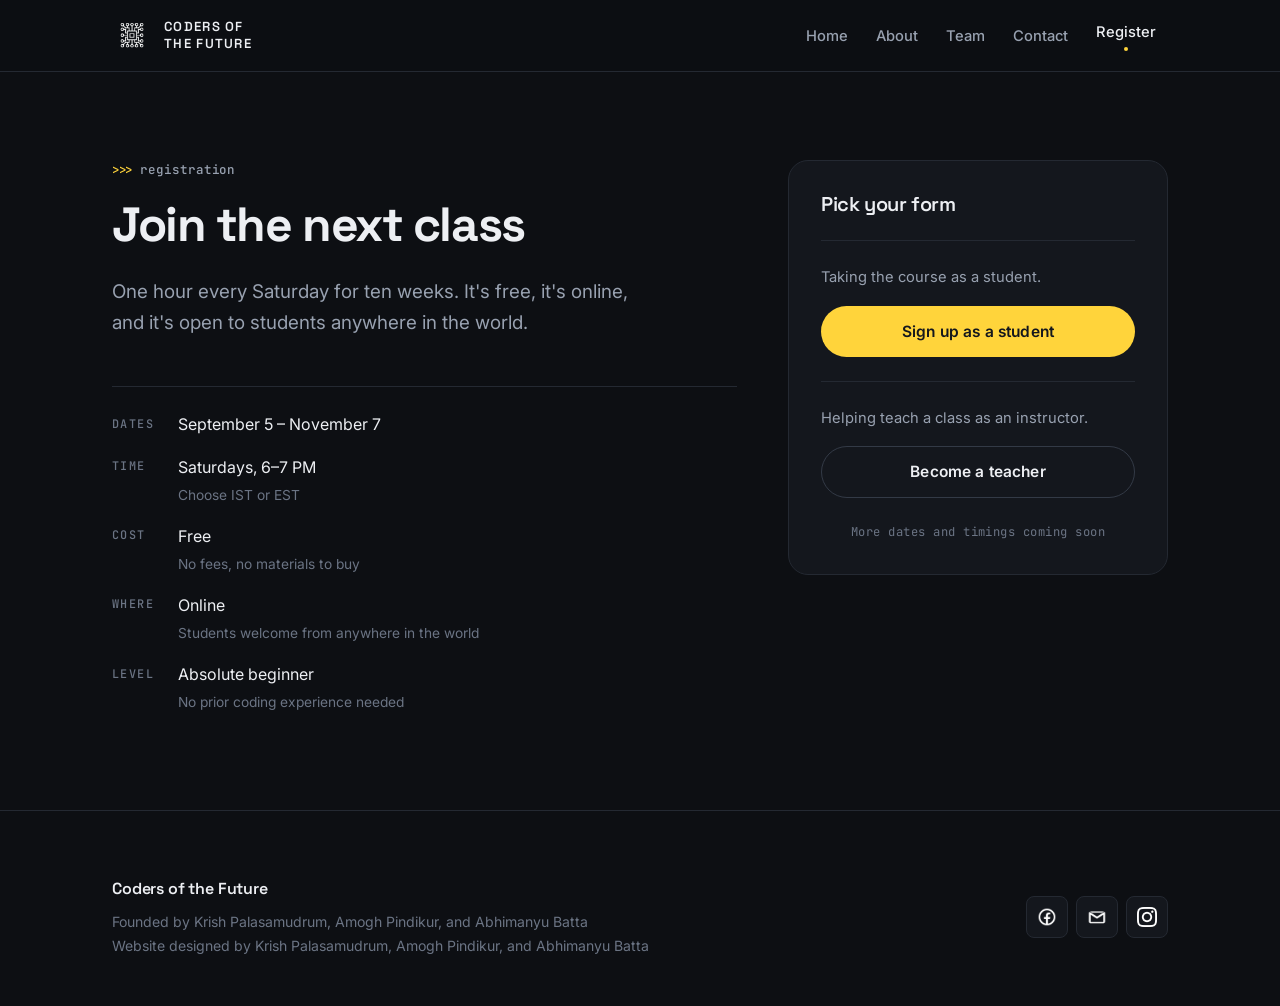
<file: register.html>
<!DOCTYPE html>
<html lang="en">
<head>
    <meta charset="UTF-8">
    <meta name="viewport" content="width=device-width, initial-scale=1.0">
    <title>Register | Coders of the Future</title>
    <meta name="description" content="Sign up for the free online Python course. Saturdays, September 5 to November 7.">
    <link rel="icon" type="image/png" href="favicon.png?v=2">
    <link rel="shortcut icon" type="image/png" href="favicon.png?v=2">
    <link rel="stylesheet" href="style.css?v=5">
</head>
<body>
    <header class="main-header">
        <div class="logo-nav">
            <a href="/home" class="logo">
                <img src="logo.png" alt="" width="40" height="40" class="logo-img">
                <span class="logo-text">Coders of<br>the Future</span>
            </a>
            <nav aria-label="Main">
                <ul class="nav-list">
                    <li><a href="/home">Home</a></li>
                    <li><a href="/about">About</a></li>
                    <li><a href="/meettheteam">Team</a></li>
                    <li><a href="/contact">Contact</a></li>
                    <li><a href="/register" class="active" aria-current="page">Register</a></li>
                </ul>
            </nav>
            <button class="mobile-menu-toggle" aria-label="Open menu" aria-expanded="false" aria-controls="mobile-nav">
                <span></span>
                <span></span>
                <span></span>
            </button>
        </div>
    </header>

    <div class="mobile-nav" id="mobile-nav">
        <ul class="mobile-nav-list">
            <li><a href="/home">Home</a></li>
            <li><a href="/about">About</a></li>
            <li><a href="/meettheteam">Team</a></li>
            <li><a href="/contact">Contact</a></li>
            <li><a href="/register" class="active" aria-current="page">Register</a></li>
        </ul>
    </div>

    <main class="main-content page-content">
        <div class="register-layout">
            <div>
                <p class="eyebrow">registration</p>
                <h1 class="register-title">Join the next class</h1>
                <p class="register-lead">
                    One hour every Saturday for ten weeks. It's free, it's online, and it's open to
                    students anywhere in the world.
                </p>

                <dl class="facts">
                    <dt>Dates</dt>
                    <dd>September 5 &ndash; November 7</dd>

                    <dt>Time</dt>
                    <dd>
                        Saturdays, 6&ndash;7 PM
                        <small>Choose IST or EST</small>
                    </dd>

                    <dt>Cost</dt>
                    <dd>
                        Free
                        <small>No fees, no materials to buy</small>
                    </dd>

                    <dt>Where</dt>
                    <dd>
                        Online
                        <small>Students welcome from anywhere in the world</small>
                    </dd>

                    <dt>Level</dt>
                    <dd>
                        Absolute beginner
                        <small>No prior coding experience needed</small>
                    </dd>
                </dl>
            </div>

            <aside class="signup-card">
                <h2>Pick your form</h2>

                <div class="signup-option">
                    <p>Taking the course as a student.</p>
                    <a class="btn btn--primary btn--block"
                       href="https://docs.google.com/forms/d/e/1FAIpQLSdNOzYUQwA6f_WtDmMjVAI_SXQWbrIKZcZ6jeCWbbsiLX36Pg/viewform?usp=publish-editor"
                       target="_blank" rel="noopener">Sign up as a student</a>
                </div>

                <div class="signup-option">
                    <p>Helping teach a class as an instructor.</p>
                    <a class="btn btn--ghost btn--block"
                       href="https://docs.google.com/forms/d/e/1FAIpQLScq1SjI3r3RibWnyefdEgzeVPOKMSs2e0f7gtYcs1OkGx1Jxw/viewform?usp=dialog"
                       target="_blank" rel="noopener">Become a teacher</a>
                </div>

                <p class="signup-footnote">More dates and timings coming soon</p>
            </aside>
        </div>
    </main>


    <footer class="site-footer">
        <div class="footer-content">
            <div class="footer-text">
                <strong>Coders of the Future</strong>
                Founded by Krish Palasamudrum, Amogh Pindikur, and Abhimanyu Batta<br>
                Website designed by Krish Palasamudrum, Amogh Pindikur, and Abhimanyu Batta
            </div>
            <div class="footer-icons">
                <a href="/contact" class="footer-icon" aria-label="Contact us on Facebook"><img src="facebooklogo.png" alt="" width="20" height="20"></a>
                <a href="/contact" class="footer-icon" aria-label="Contact us by email"><img src="gmaillogo.png" alt="" width="20" height="20"></a>
                <a href="/contact" class="footer-icon" aria-label="Contact us on Instagram"><img src="instagramlogo.png" alt="" width="20" height="20"></a>
            </div>
        </div>
    </footer>

    <script src="script.js?v=4"></script>
</body>
</html>
</file>
<file: style.css>
@import url('https://fonts.googleapis.com/css2?family=Inter:wght@400;500;600&family=JetBrains+Mono:wght@400;500;700&family=Space+Grotesk:wght@500;600;700&display=swap');

/* ==========================================================================
   Coders of the Future
   1. Tokens
   2. Base
   3. Layout
   4. Header & navigation
   5. Buttons
   6. Home
   7. About
   8. Team
   9. Register
   10. Contact
   11. Footer
   12. Motion & accessibility
   ========================================================================== */


/* 1. Tokens ============================================================== */

:root {
    /* Surfaces — near-black with a faint blue cast, layered by elevation */
    --ink: #0d0f13;
    --surface: #14171d;
    --surface-raised: #1a1e26;
    --line: #242932;
    --line-strong: #333a46;

    /* Text */
    --text: #edeff3;
    --muted: #98a1b0;
    --faint: #6b7484;

    /* Accent — Python yellow, used only in small areas */
    --accent: #ffd43b;
    --accent-dim: #d8b12c;
    --accent-ink: #14171d;
    --link: #5aa9e6;

    /* Spacing scale */
    --s1: 4px;
    --s2: 8px;
    --s3: 12px;
    --s4: 16px;
    --s5: 24px;
    --s6: 32px;
    --s7: 48px;
    --s8: 64px;
    --s9: 96px;

    /* Radii */
    --r-sm: 8px;
    --r: 14px;
    --r-lg: 20px;
    --r-pill: 999px;

    /* One shadow, used sparingly */
    --shadow: 0 1px 2px rgba(0, 0, 0, .4), 0 8px 24px rgba(0, 0, 0, .28);

    /* Structure */
    --measure: 1120px;
    --gutter: clamp(16px, 4vw, 32px);
    --indent: clamp(0px, 3.5vw, 52px);

    /* Type */
    --font-display: 'Space Grotesk', 'Inter', system-ui, sans-serif;
    --font-body: 'Inter', system-ui, -apple-system, sans-serif;
    --font-mono: 'JetBrains Mono', ui-monospace, 'SFMono-Regular', monospace;

    --step-eyebrow: .78rem;
    --step-small: .9rem;
    --step-body: 1rem;
    --step-lead: clamp(1.02rem, .95rem + .35vw, 1.18rem);
    --step-h3: clamp(1.08rem, 1rem + .4vw, 1.25rem);
    --step-h2: clamp(1.5rem, 1.2rem + 1.5vw, 2.15rem);
    --step-h1: clamp(2.1rem, 1.5rem + 2.6vw, 3.4rem);

    --ease: cubic-bezier(.2, .6, .3, 1);
}


/* 2. Base =============================================================== */

*,
*::before,
*::after {
    box-sizing: border-box;
}

/* Hide scrollbars site-wide. Scrolling itself is untouched -- wheel,
   trackpad, touch, and keyboard all still work; only the visual track is
   gone. Applied universally so inner scrollers (the code pane, the reviews
   row) match the page, since scrollbar-width does not inherit. */
* {
    scrollbar-width: none;      /* Firefox */
    -ms-overflow-style: none;   /* legacy Edge */
}

*::-webkit-scrollbar {          /* Chrome, Safari, Edge */
    width: 0;
    height: 0;
}

html {
    -webkit-text-size-adjust: 100%;
    scroll-behavior: smooth;
}

body {
    margin: 0;
    min-height: 100vh;
    overflow-x: clip;
    background: var(--ink);
    color: var(--text);
    font-family: var(--font-body);
    font-size: var(--step-body);
    line-height: 1.65;
    -webkit-font-smoothing: antialiased;
    display: flex;
    flex-direction: column;
}

h1,
h2,
h3,
h4 {
    font-family: var(--font-display);
    font-weight: 600;
    line-height: 1.15;
    letter-spacing: -.02em;
    margin: 0;
    text-wrap: balance;
}

p {
    margin: 0;
    text-wrap: pretty;
}

a {
    color: var(--link);
    text-decoration-thickness: 1px;
    text-underline-offset: 3px;
}

img {
    max-width: 100%;
    height: auto;
}

ul,
ol {
    margin: 0;
    padding: 0;
    list-style: none;
}

:focus-visible {
    outline: 2px solid var(--accent);
    outline-offset: 3px;
    border-radius: var(--r-sm);
}


/* 3. Layout ============================================================= */

.main-content {
    flex: 1 0 auto;
    width: 100%;
    max-width: var(--measure);
    margin: 0 auto;
    padding: clamp(40px, 7vw, 88px) var(--gutter) var(--s9);
}

.section {
    margin-top: clamp(64px, 9vw, 112px);
}

.section:first-child {
    margin-top: 0;
}

/* Eyebrow rendered as a REPL prompt — the course's own material */
.eyebrow {
    display: flex;
    align-items: center;
    gap: var(--s2);
    font-family: var(--font-mono);
    font-size: var(--step-eyebrow);
    font-weight: 500;
    letter-spacing: .08em;
    text-transform: lowercase;
    color: var(--muted);
    margin: 0 0 var(--s4);
}

.eyebrow::before {
    content: '>>>';
    color: var(--accent);
    letter-spacing: -.04em;
}

.section-head {
    max-width: 44ch;
    margin-bottom: clamp(28px, 4vw, 48px);
}

.section-title {
    font-size: var(--step-h2);
}

.section-sub {
    color: var(--muted);
    font-size: var(--step-lead);
    margin-top: var(--s3);
}


/* 4. Header & navigation ================================================ */

.main-header {
    position: sticky;
    top: 0;
    z-index: 100;
    background: color-mix(in srgb, var(--ink) 88%, transparent);
    backdrop-filter: blur(12px);
    -webkit-backdrop-filter: blur(12px);
    border-bottom: 1px solid var(--line);
}

.logo-nav {
    display: flex;
    align-items: center;
    justify-content: space-between;
    gap: var(--s5);
    max-width: var(--measure);
    margin: 0 auto;
    padding: var(--s3) var(--gutter);
}

.logo {
    display: flex;
    align-items: center;
    gap: var(--s3);
    text-decoration: none;
    color: var(--text);
}

.logo-img {
    display: block;
    width: 40px;
    height: 40px;
    border-radius: var(--r-sm);
    transition: transform .25s var(--ease);
}

.logo:hover .logo-img {
    transform: scale(1.06);
}

.logo:active .logo-img {
    transform: scale(.97);
}

.logo-text {
    font-family: var(--font-display);
    font-weight: 600;
    font-size: .82rem;
    letter-spacing: .1em;
    line-height: 1.25;
    text-transform: uppercase;
}

.nav-list {
    display: flex;
    align-items: center;
    gap: var(--s1);
}

.nav-list a {
    display: block;
    padding: var(--s2) var(--s3);
    border-radius: var(--r-sm);
    color: var(--muted);
    font-size: .92rem;
    font-weight: 500;
    text-decoration: none;
    transition: color .18s var(--ease), background-color .18s var(--ease);
}

.nav-list a:hover {
    color: var(--text);
    background: var(--surface);
}

.nav-list a.active {
    color: var(--text);
}

/* Active page marked with a small accent dot, not a full underline */
.nav-list a.active::after {
    content: '';
    display: block;
    width: 4px;
    height: 4px;
    margin: 3px auto 0;
    border-radius: 50%;
    background: var(--accent);
}

.mobile-menu-toggle {
    display: none;
    flex-direction: column;
    justify-content: center;
    gap: 5px;
    width: 40px;
    height: 40px;
    padding: 0 8px;
    background: transparent;
    border: 1px solid var(--line);
    border-radius: var(--r-sm);
    cursor: pointer;
}

.mobile-menu-toggle span {
    display: block;
    width: 100%;
    height: 1.5px;
    border-radius: 2px;
    background: var(--text);
    transition: transform .25s var(--ease), opacity .18s var(--ease);
}

.mobile-menu-toggle.active span:first-child {
    transform: translateY(6.5px) rotate(45deg);
}

.mobile-menu-toggle.active span:nth-child(2) {
    opacity: 0;
}

.mobile-menu-toggle.active span:last-child {
    transform: translateY(-6.5px) rotate(-45deg);
}

.mobile-nav {
    position: fixed;
    inset: 0;
    z-index: 99;
    display: none;
    padding: 96px var(--gutter) var(--s7);
    background: var(--ink);
}

.mobile-nav.active {
    display: block;
}

.mobile-nav-list {
    display: flex;
    flex-direction: column;
    gap: var(--s1);
    max-width: 420px;
    margin: 0 auto;
}

.mobile-nav-list a {
    display: block;
    padding: var(--s4) var(--s5);
    border-radius: var(--r);
    border: 1px solid transparent;
    color: var(--text);
    font-family: var(--font-display);
    font-size: 1.15rem;
    font-weight: 500;
    text-decoration: none;
}

.mobile-nav-list a.active {
    border-color: var(--line);
    background: var(--surface);
    color: var(--accent);
}

@media (max-width: 860px) {
    .nav-list {
        display: none;
    }

    .mobile-menu-toggle {
        display: flex;
    }
}


/* 5. Buttons ============================================================ */

.btn {
    display: inline-flex;
    align-items: center;
    justify-content: center;
    gap: var(--s2);
    min-height: 46px;
    padding: var(--s3) var(--s6);
    border: 1px solid transparent;
    border-radius: var(--r-pill);
    font-family: var(--font-body);
    font-size: .97rem;
    font-weight: 600;
    letter-spacing: .01em;
    text-align: center;
    text-decoration: none;
    cursor: pointer;
    transition: transform .18s var(--ease), background-color .18s var(--ease),
        border-color .18s var(--ease), color .18s var(--ease);
}

.btn:active {
    transform: translateY(1px);
}

.btn--primary {
    background: var(--accent);
    color: var(--accent-ink);
}

.btn--primary:hover {
    background: #ffe071;
}

.btn--ghost {
    background: transparent;
    border-color: var(--line-strong);
    color: var(--text);
}

.btn--ghost:hover {
    background: var(--surface);
    border-color: var(--faint);
}

.btn--block {
    width: 100%;
}

.btn-row {
    display: flex;
    flex-wrap: wrap;
    gap: var(--s3);
}


/* 6. Home =============================================================== */

.hero {
    display: grid;
    grid-template-columns: minmax(0, 1fr) minmax(0, 440px);
    gap: clamp(32px, 5vw, 72px);
    align-items: center;
    padding-bottom: clamp(24px, 5vw, 56px);
}

@media (max-width: 940px) {
    .hero {
        grid-template-columns: minmax(0, 1fr);
    }
}

.hero-title {
    max-width: 15ch;
    font-size: var(--step-h1);
    font-weight: 700;
    letter-spacing: -.035em;
}

/* A first Python program — the most characteristic thing in the subject's world */
.code-pane {
    background: var(--surface);
    border: 1px solid var(--line);
    border-radius: var(--r);
    overflow: hidden;
}

.code-pane-bar {
    display: flex;
    align-items: center;
    gap: var(--s2);
    padding: var(--s3) var(--s4);
    border-bottom: 1px solid var(--line);
    font-family: var(--font-mono);
    font-size: .74rem;
    letter-spacing: .04em;
    color: var(--faint);
}

.code-pane-bar::before {
    content: '';
    width: 7px;
    height: 7px;
    border-radius: 50%;
    background: var(--accent);
}

.code-pane pre {
    margin: 0;
    padding: var(--s5) var(--s4) var(--s5) 0;
    overflow-x: auto;
    font-family: var(--font-mono);
    font-size: clamp(.78rem, .72rem + .25vw, .88rem);
    line-height: 2;
    color: var(--text);
    counter-reset: line;
}

.code-pane .ln {
    display: block;
    padding-left: var(--s5);
    border-left: 2px solid transparent;
    white-space: pre;
}

.code-pane .ln::before {
    counter-increment: line;
    content: counter(line);
    display: inline-block;
    width: 2ch;
    margin-right: var(--s4);
    text-align: right;
    color: var(--line-strong);
}

/* Highlight the indented block — the idea the whole course turns on */
.code-pane .ln--indented {
    border-left-color: color-mix(in srgb, var(--accent) 40%, transparent);
    background: color-mix(in srgb, var(--accent) 4%, transparent);
}

.tok-comment {
    color: var(--faint);
}

.tok-key {
    color: var(--link);
}

.tok-str {
    color: var(--accent);
}

.tok-fn {
    color: var(--text);
    font-weight: 500;
}

/* The typed line — a live terminal prompt, the page's opening thesis */
.hero-terminal {
    max-width: 46ch;
    /* Reserved so the typing animation never reflows the page */
    min-height: 3.2em;
    margin: var(--s5) 0 var(--s6);
    /* Hanging indent so wrapped lines align under the text, not the prompt */
    padding-left: 1.6em;
    text-indent: -1.6em;
    font-family: var(--font-mono);
    font-size: clamp(.86rem, .8rem + .3vw, 1rem);
    line-height: 1.6;
    color: var(--muted);
}

.hero-terminal::before {
    content: '$ ';
    color: var(--accent);
    font-weight: 700;
}

.hero-terminal .caret {
    display: inline-block;
    width: .55em;
    height: 1.05em;
    margin-left: 2px;
    vertical-align: text-bottom;
    background: var(--accent);
    animation: caret-blink 1.1s steps(1) infinite;
}

@keyframes caret-blink {

    0%,
    50% {
        opacity: 1;
    }

    50.01%,
    100% {
        opacity: 0;
    }
}

.hero-meta {
    display: flex;
    flex-wrap: wrap;
    gap: var(--s2) var(--s5);
    margin-top: var(--s6);
    font-family: var(--font-mono);
    font-size: var(--step-eyebrow);
    color: var(--faint);
    letter-spacing: .04em;
}

.hero-meta span {
    display: flex;
    align-items: center;
    gap: var(--s2);
}

.hero-meta span::before {
    content: '';
    width: 3px;
    height: 3px;
    border-radius: 50%;
    background: var(--accent);
}

/* Course steps — indented like a Python block, with editor indent guides */
.steps {
    display: flex;
    flex-direction: column;
    gap: var(--s4);
    counter-reset: step;
}

.step {
    position: relative;
    display: grid;
    grid-template-columns: auto 1fr;
    gap: var(--s5);
    align-items: start;
    margin-left: calc(var(--depth, 0) * var(--indent));
    padding: clamp(20px, 3vw, 28px);
    background: var(--surface);
    border: 1px solid var(--line);
    border-left: 2px solid var(--line-strong);
    border-radius: 0 var(--r) var(--r) 0;
    transition: border-left-color .2s var(--ease), background-color .2s var(--ease);
}

.step:hover {
    background: var(--surface-raised);
    border-left-color: var(--accent);
}

/* The indent guide: a hairline running back to the previous depth */
.step:not(:first-child)::before {
    content: '';
    position: absolute;
    top: 50%;
    right: 100%;
    width: var(--indent);
    height: 1px;
    background: var(--line);
}

.step-marker {
    font-family: var(--font-mono);
    font-size: .85rem;
    font-weight: 700;
    color: var(--accent);
    padding-top: .25em;
}

.step h3 {
    font-size: var(--step-h3);
}

.step p {
    color: var(--muted);
    margin-top: var(--s3);
}

.beginner-note {
    margin-top: var(--s6);
    padding: clamp(20px, 3vw, 28px);
    background: color-mix(in srgb, var(--accent) 7%, var(--surface));
    border: 1px solid color-mix(in srgb, var(--accent) 22%, var(--line));
    border-radius: var(--r);
}

.beginner-note h3 {
    font-size: var(--step-h3);
    color: var(--accent);
}

.beginner-note p {
    color: var(--muted);
    margin-top: var(--s2);
}

/* Reviews marquee */
.reviews-section {
    margin-top: clamp(64px, 9vw, 112px);
}

.reviews-marquee {
    overflow: hidden;
    padding: var(--s2) 0 var(--s5);
    -webkit-mask-image: linear-gradient(90deg, transparent, #000 6%, #000 94%, transparent);
    mask-image: linear-gradient(90deg, transparent, #000 6%, #000 94%, transparent);
}

.reviews-track {
    display: flex;
    align-items: stretch;
    gap: var(--s4);
    width: max-content;
    animation: reviews-scroll var(--reviews-duration, 40s) linear infinite;
}

.reviews-marquee:hover .reviews-track,
.reviews-marquee:focus-within .reviews-track {
    animation-play-state: paused;
}

@keyframes reviews-scroll {
    from {
        transform: translateX(0);
    }

    to {
        transform: translateX(-50%);
    }
}

.review-card {
    flex: 0 0 clamp(280px, 74vw, 420px);
    width: clamp(280px, 74vw, 420px);
    display: flex;
    flex-direction: column;
    padding: var(--s5);
    background: var(--surface);
    border: 1px solid var(--line);
    border-radius: var(--r);
}

.review-text {
    flex: 1 1 auto;
    color: var(--muted);
    font-size: .95rem;
    line-height: 1.6;
}

.review-text::before {
    content: '“';
    display: block;
    font-family: var(--font-display);
    font-size: 2rem;
    line-height: 1;
    color: var(--accent);
    margin-bottom: var(--s2);
}

.review-author {
    display: block;
    margin-top: var(--s4);
    padding-top: var(--s4);
    border-top: 1px solid var(--line);
    font-family: var(--font-mono);
    font-size: .82rem;
    color: var(--text);
    letter-spacing: .02em;
}

/* Closing call to action */
.cta-panel {
    text-align: center;
    margin-top: clamp(64px, 9vw, 112px);
    padding: clamp(36px, 6vw, 64px) var(--gutter);
    background: var(--surface);
    border: 1px solid var(--line);
    border-radius: var(--r-lg);
}

.cta-panel .eyebrow {
    justify-content: center;
}

.cta-panel h2 {
    font-size: var(--step-h2);
}

.cta-panel p {
    max-width: 46ch;
    margin: var(--s3) auto var(--s6);
    color: var(--muted);
}

.cta-panel .btn-row {
    justify-content: center;
}


/* 7. About ============================================================== */

.about-center {
    max-width: 62ch;
    margin-inline: auto;
}

.about-title {
    font-size: clamp(1.9rem, 1.3rem + 2.6vw, 3.2rem);
    font-weight: 700;
    letter-spacing: -.03em;
}

.about-desc {
    margin: var(--s5) 0 var(--s7);
    color: var(--muted);
    font-size: var(--step-lead);
}


/* 8. Team =============================================================== */

.team-grid {
    display: grid;
    grid-template-columns: repeat(auto-fill, minmax(min(300px, 100%), 1fr));
    gap: var(--s4);
}

.team-member {
    display: flex;
    flex-direction: column;
    gap: var(--s2);
    padding: clamp(20px, 3vw, 28px);
    background: var(--surface);
    border: 1px solid var(--line);
    border-radius: var(--r);
    transition: border-color .2s var(--ease), background-color .2s var(--ease),
        transform .2s var(--ease);
}

.team-member:hover {
    border-color: var(--line-strong);
    background: var(--surface-raised);
    transform: translateY(-2px);
}

.member-photo {
    display: grid;
    place-items: center;
    width: 52px;
    height: 52px;
    margin-bottom: var(--s3);
    border-radius: 50%;
    border: 1px solid var(--line-strong);
    background: var(--surface-raised);
    font-family: var(--font-mono);
    font-size: .95rem;
    font-weight: 500;
    letter-spacing: .04em;
    color: var(--accent);
}

.member-name {
    font-size: var(--step-h3);
}

.member-role {
    font-family: var(--font-mono);
    font-size: .74rem;
    font-weight: 500;
    letter-spacing: .12em;
    text-transform: uppercase;
    color: var(--faint);
}

.member-desc {
    margin-top: var(--s2);
    color: var(--muted);
    font-size: .93rem;
    line-height: 1.65;
}


/* 9. Register ========================================================== */

.register-layout {
    display: grid;
    grid-template-columns: minmax(0, 1fr) minmax(0, 380px);
    gap: clamp(24px, 4vw, 56px);
    align-items: start;
}

@media (max-width: 900px) {
    .register-layout {
        grid-template-columns: minmax(0, 1fr);
    }
}

.register-title {
    font-size: clamp(1.9rem, 1.3rem + 2.6vw, 3rem);
    font-weight: 700;
    letter-spacing: -.03em;
}

.register-lead {
    margin: var(--s5) 0 var(--s7);
    color: var(--muted);
    font-size: var(--step-lead);
    max-width: 46ch;
}

/* Course facts as a definition list — scannable, no shouting */
.facts {
    display: grid;
    grid-template-columns: max-content 1fr;
    gap: var(--s4) var(--s5);
    margin: 0;
    padding-top: var(--s5);
    border-top: 1px solid var(--line);
}

.facts dt {
    font-family: var(--font-mono);
    font-size: .74rem;
    font-weight: 500;
    letter-spacing: .12em;
    text-transform: uppercase;
    color: var(--faint);
    padding-top: .3em;
}

.facts dd {
    margin: 0;
    color: var(--text);
}

.facts dd small {
    display: block;
    margin-top: var(--s1);
    color: var(--faint);
    font-size: .86rem;
}

@media (max-width: 520px) {
    .facts {
        grid-template-columns: minmax(0, 1fr);
        gap: var(--s2);
    }

    .facts dd {
        margin-bottom: var(--s3);
    }
}

.signup-card {
    position: sticky;
    top: calc(66px + var(--s5));
    padding: clamp(24px, 3vw, 32px);
    background: var(--surface);
    border: 1px solid var(--line);
    border-radius: var(--r-lg);
}

@media (max-width: 900px) {
    .signup-card {
        position: static;
    }
}

.signup-card h2 {
    font-size: var(--step-h3);
}

.signup-option {
    padding-top: var(--s5);
    margin-top: var(--s5);
    border-top: 1px solid var(--line);
}

.signup-option p {
    margin-bottom: var(--s4);
    color: var(--muted);
    font-size: .92rem;
}

.signup-footnote {
    margin-top: var(--s5);
    font-family: var(--font-mono);
    font-size: .76rem;
    letter-spacing: .04em;
    color: var(--faint);
    text-align: center;
}


/* 10. Contact =========================================================== */

.contact-layout {
    max-width: 62ch;
    margin-inline: auto;
}

.contact-title {
    font-size: clamp(1.9rem, 1.3rem + 2.6vw, 3rem);
    font-weight: 700;
    letter-spacing: -.03em;
}

.contact-desc {
    margin: var(--s5) 0 var(--s7);
    color: var(--muted);
    font-size: var(--step-lead);
}

.contact-list {
    display: grid;
    gap: var(--s4);
}

.contact-item {
    display: grid;
    grid-template-columns: max-content 1fr;
    gap: var(--s5);
    align-items: baseline;
    padding: var(--s5) 0;
    border-top: 1px solid var(--line);
}

.contact-item:last-child {
    border-bottom: 1px solid var(--line);
}

.contact-item h2 {
    /* Fixed width so labels line up across rows */
    min-width: 8ch;
    font-family: var(--font-mono);
    font-size: .74rem;
    font-weight: 500;
    letter-spacing: .12em;
    text-transform: uppercase;
    color: var(--faint);
}

.contact-item p {
    color: var(--text);
}

.contact-item a {
    color: var(--link);
}

@media (max-width: 520px) {
    .contact-item {
        grid-template-columns: minmax(0, 1fr);
        gap: var(--s2);
    }
}


/* 11. Footer ============================================================ */

.site-footer {
    flex-shrink: 0;
    margin-top: auto;
    padding: var(--s8) 0 var(--s7);
    border-top: 1px solid var(--line);
    background: var(--ink);
}

.footer-content {
    display: flex;
    flex-wrap: wrap;
    align-items: center;
    justify-content: space-between;
    gap: var(--s5);
    max-width: var(--measure);
    margin: 0 auto;
    padding: 0 var(--gutter);
}

.footer-text {
    font-size: .88rem;
    line-height: 1.7;
    color: var(--faint);
}

.footer-text strong {
    display: block;
    margin-bottom: var(--s2);
    font-family: var(--font-display);
    font-weight: 600;
    font-size: 1rem;
    color: var(--text);
    letter-spacing: -.01em;
}

.footer-icons {
    display: flex;
    gap: var(--s2);
}

.footer-icon {
    display: grid;
    place-items: center;
    width: 42px;
    height: 42px;
    border: 1px solid var(--line);
    border-radius: var(--r-sm);
    background: var(--surface);
    transition: border-color .2s var(--ease), background-color .2s var(--ease);
}

.footer-icon:hover {
    border-color: var(--line-strong);
    background: var(--surface-raised);
}

.footer-icon img {
    width: 20px;
    height: 20px;
    display: block;
}


/* 12. Motion & accessibility ============================================ */

.page-content {
    animation: page-in .5s var(--ease) both;
}

@keyframes page-in {
    from {
        opacity: 0;
        transform: translateY(12px);
    }

    to {
        opacity: 1;
        transform: none;
    }
}

.fade-out {
    animation: page-out .28s var(--ease) forwards;
}

@keyframes page-out {
    to {
        opacity: 0;
    }
}

@media (prefers-reduced-motion: reduce) {

    html {
        scroll-behavior: auto;
    }

    *,
    *::before,
    *::after {
        animation-duration: .01ms !important;
        animation-iteration-count: 1 !important;
        transition-duration: .01ms !important;
    }

    .reviews-track {
        animation: none;
    }

    .reviews-marquee {
        overflow-x: auto;
        -webkit-mask-image: none;
        mask-image: none;
    }

    .hero-terminal .caret {
        animation: none;
    }
}

@media (prefers-contrast: more) {

    :root {
        --line: #4a5260;
        --line-strong: #6b7484;
        --muted: #c2c8d2;
        --faint: #9aa3b2;
    }
}

@media print {
    .main-header,
    .mobile-nav,
    .mobile-menu-toggle {
        display: none !important;
    }

    body {
        background: #fff;
        color: #000;
    }
}
</file>
